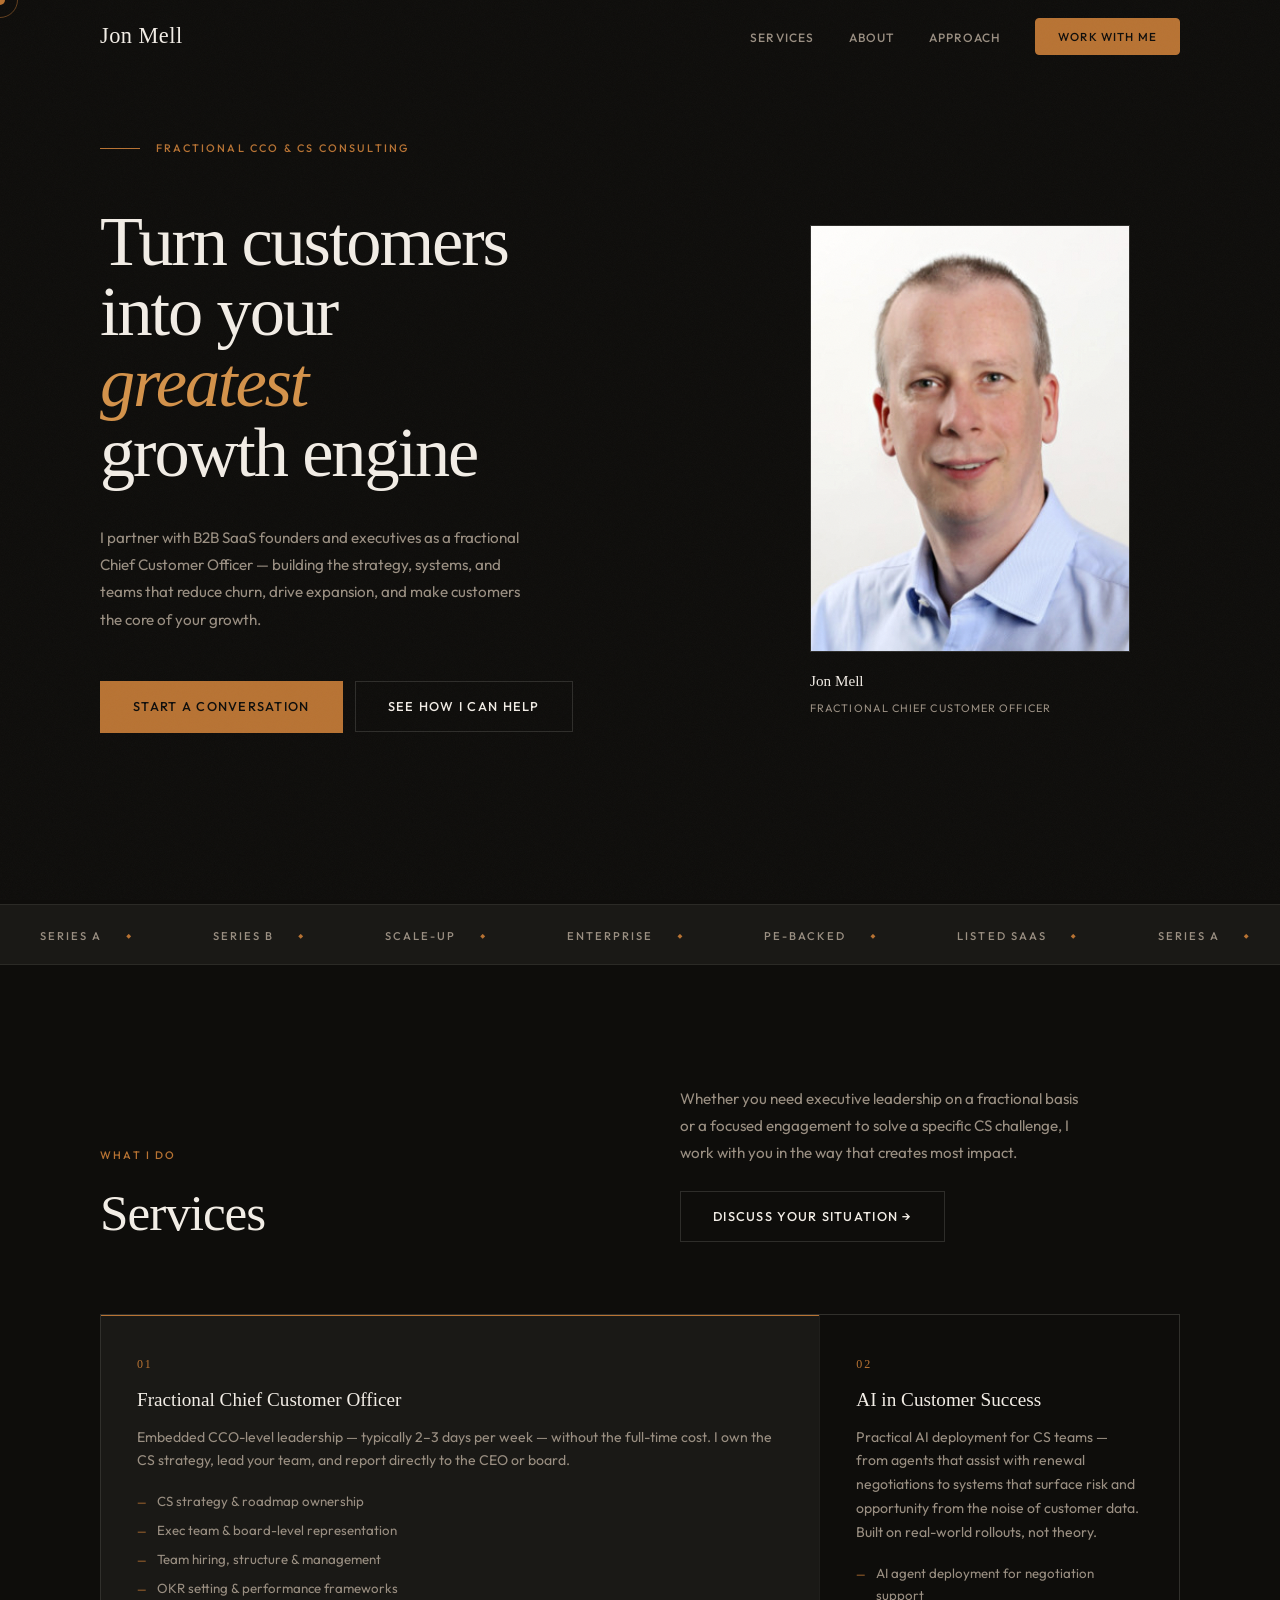
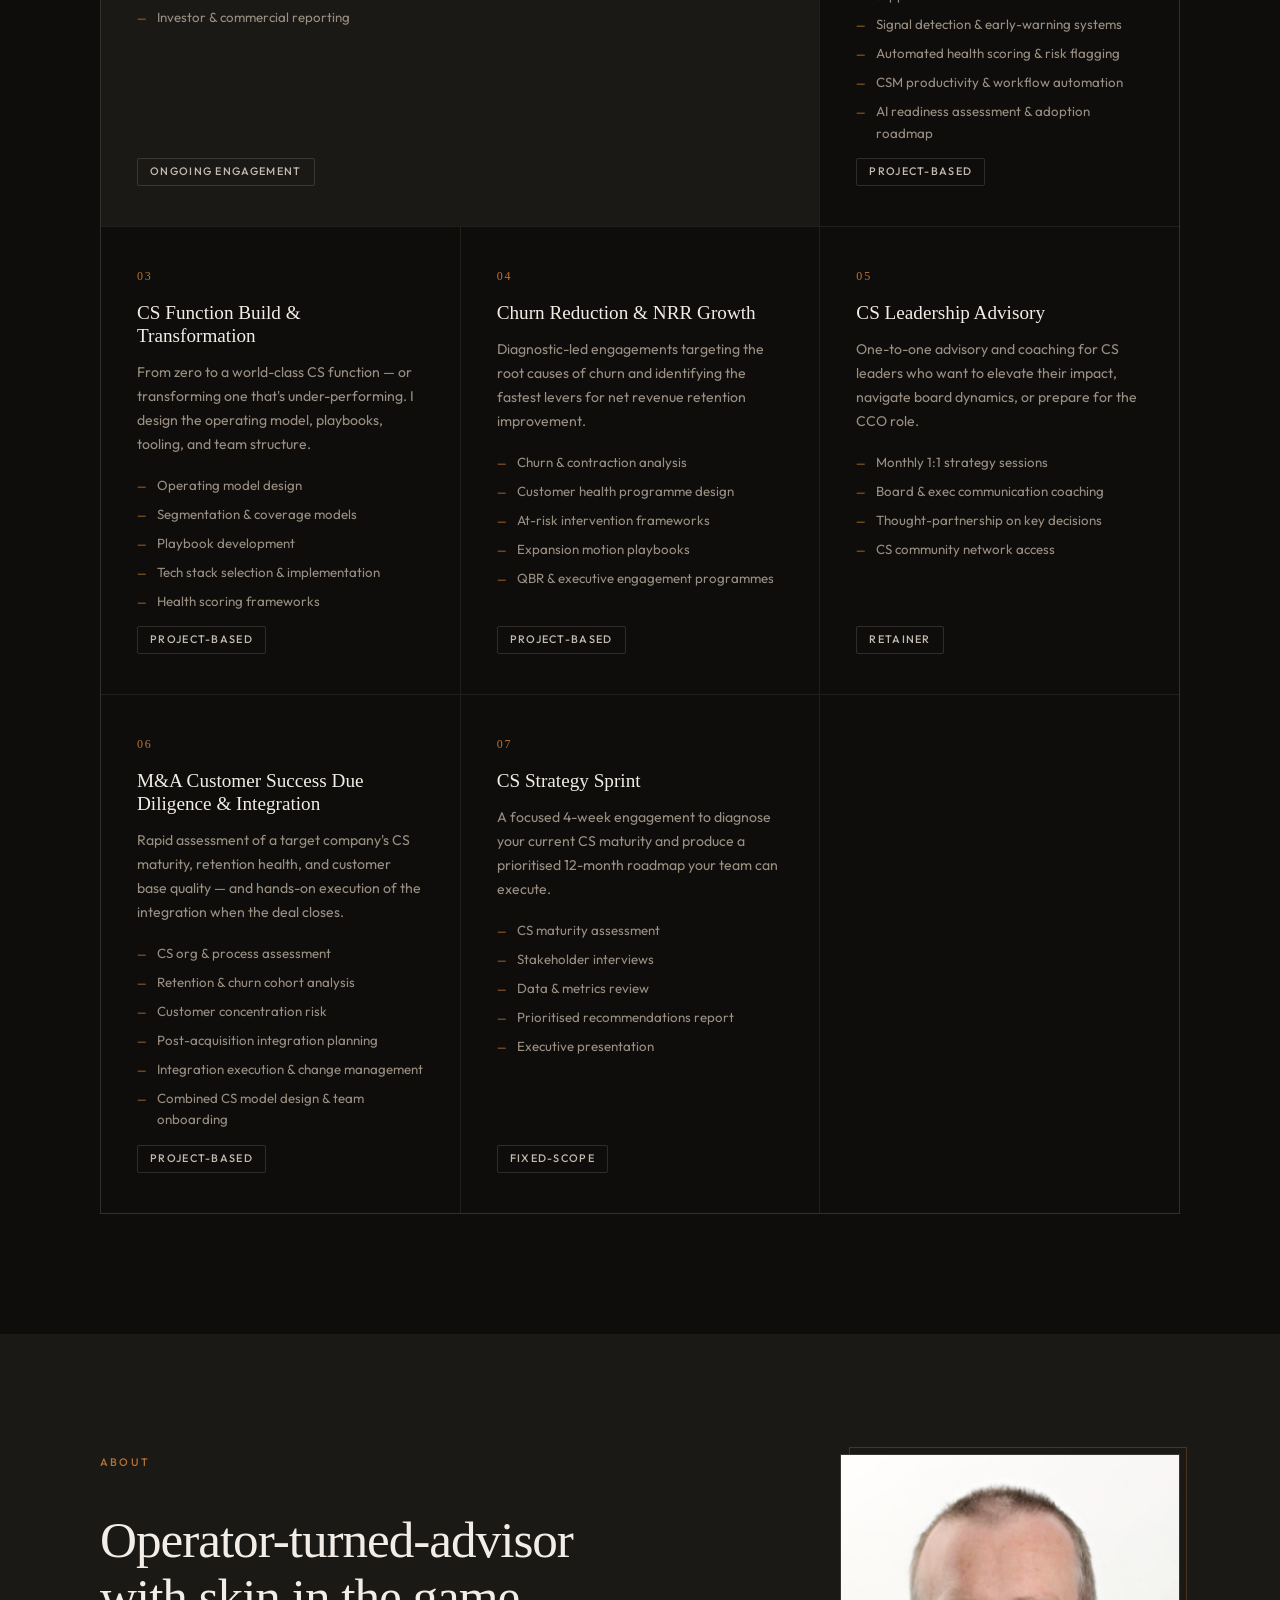
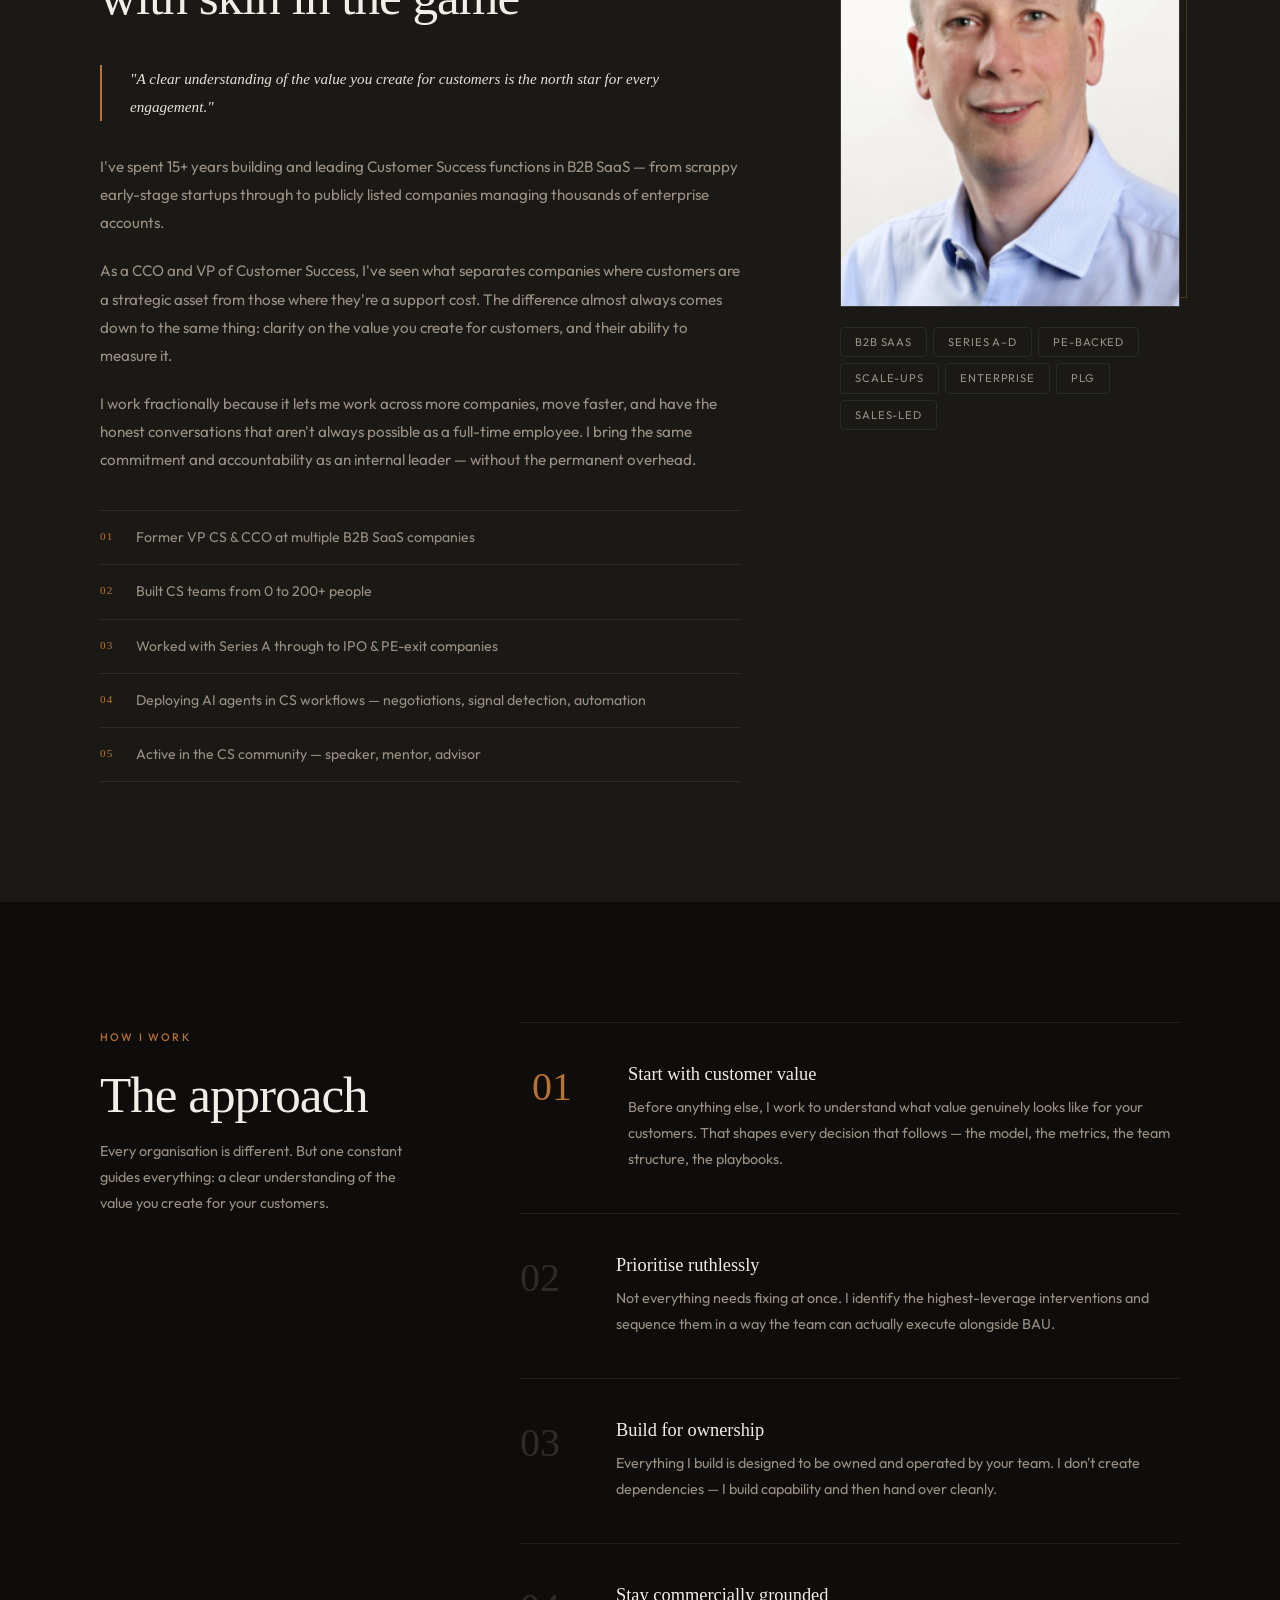
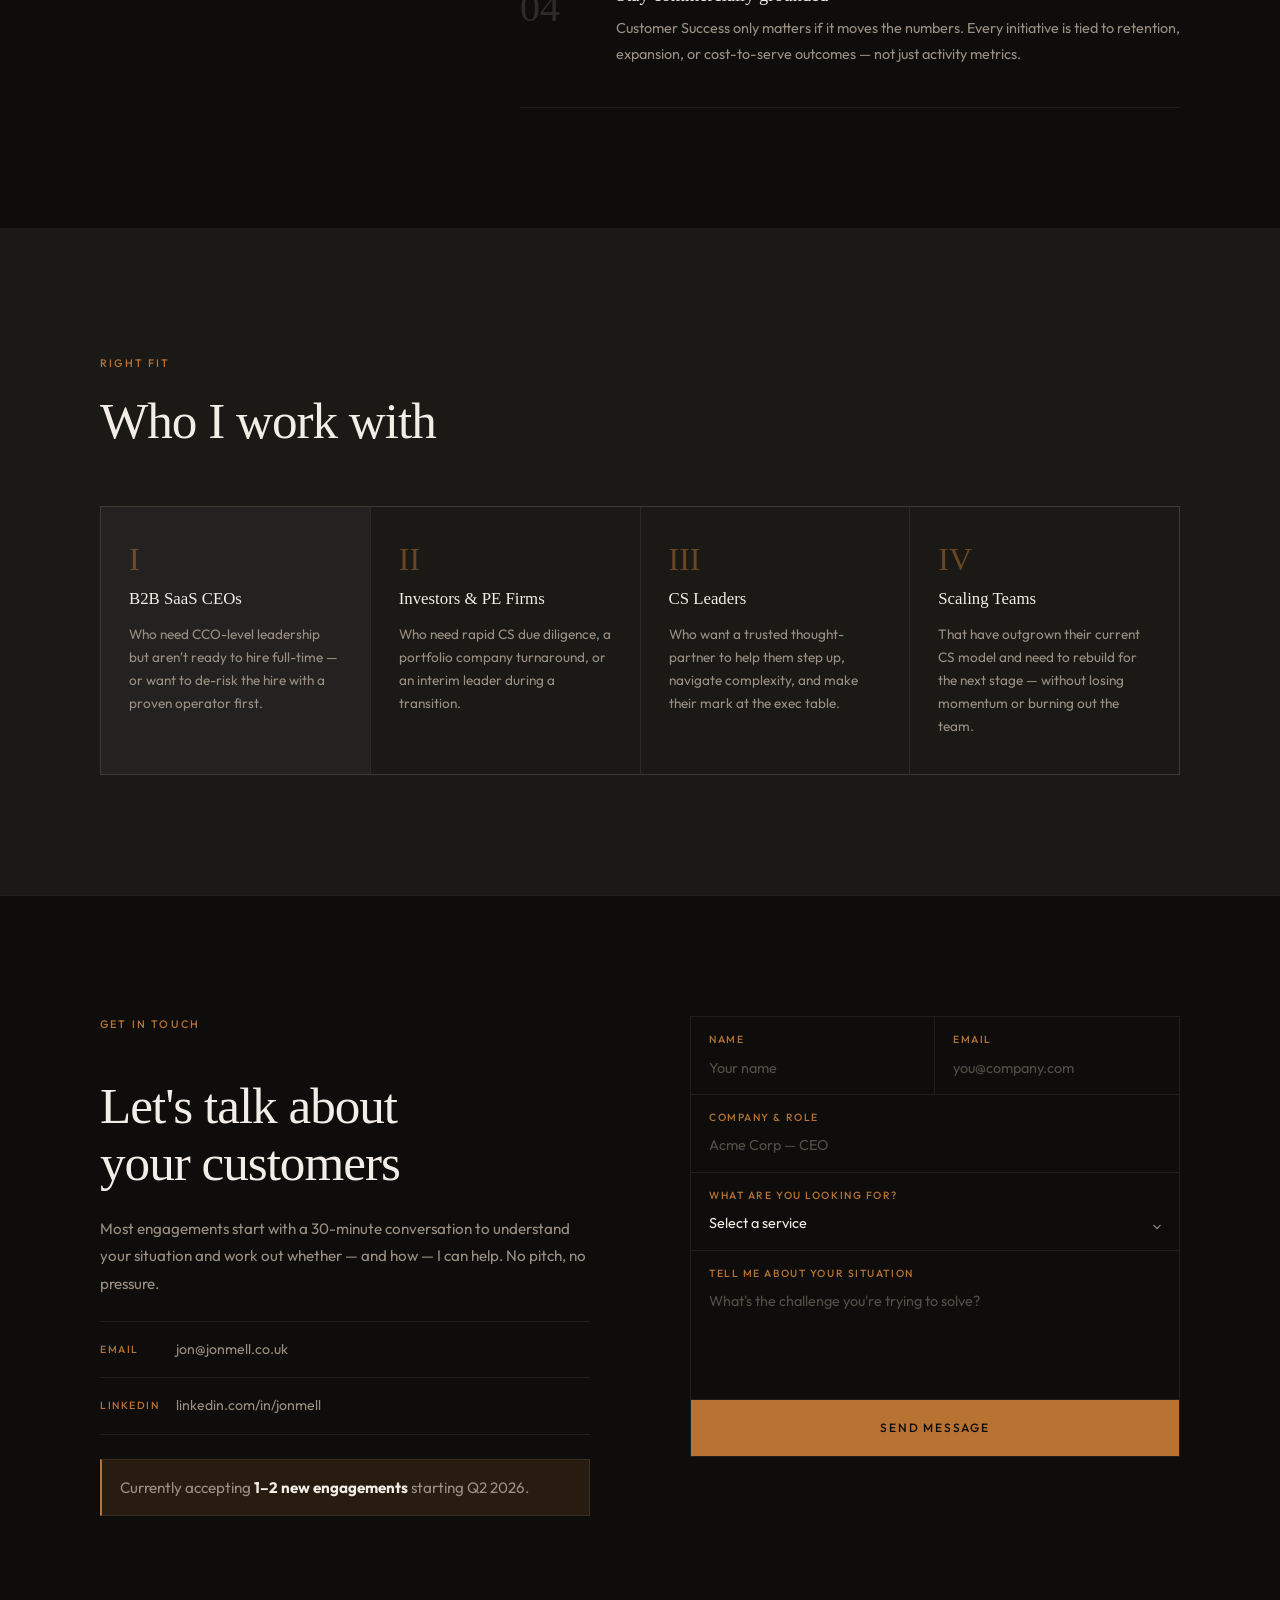
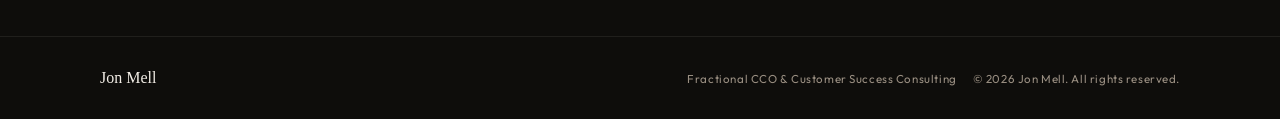
<file: index.html>
<!DOCTYPE html>
<html lang="en">
<head>
<meta charset="UTF-8" />
<meta name="viewport" content="width=device-width, initial-scale=1.0" />
<title>Jon Mell — Fractional CCO & Customer Success Consulting</title>
<meta name="description" content="Fractional Chief Customer Officer and Customer Success consulting. Helping B2B SaaS companies build, scale, and optimise customer success functions that retain and grow revenue." />

<!-- ── Favicon ──────────────────────────────────────────── -->
<link rel="icon" type="image/svg+xml" href="favicon.svg" />

<!-- ── Canonical ────────────────────────────────────────── -->
<link rel="canonical" href="https://jonmell.co.uk/" />

<!-- ── Open Graph ───────────────────────────────────────── -->
<meta property="og:type"        content="website" />
<meta property="og:url"         content="https://jonmell.co.uk/" />
<meta property="og:title"       content="Jon Mell — Fractional CCO & Customer Success Consulting" />
<meta property="og:description" content="Fractional Chief Customer Officer and Customer Success consulting. Helping B2B SaaS companies build, scale, and optimise customer success functions that retain and grow revenue." />
<meta property="og:image"       content="https://jonmell.co.uk/headshot.jpg" />
<meta property="og:locale"      content="en_GB" />

<!-- ── Twitter / X Card ─────────────────────────────────── -->
<meta name="twitter:card"        content="summary_large_image" />
<meta name="twitter:title"       content="Jon Mell — Fractional CCO & Customer Success Consulting" />
<meta name="twitter:description" content="Fractional Chief Customer Officer and Customer Success consulting. Helping B2B SaaS companies build, scale, and optimise customer success functions that retain and grow revenue." />
<meta name="twitter:image"       content="https://jonmell.co.uk/headshot.jpg" />

<!-- ── Structured data (Person + ProfessionalService) ───── -->
<script type="application/ld+json">
{
  "@context": "https://schema.org",
  "@graph": [
    {
      "@type": "Person",
      "@id": "https://jonmell.co.uk/#jon",
      "name": "Jon Mell",
      "jobTitle": "Fractional Chief Customer Officer",
      "url": "https://jonmell.co.uk/",
      "image": "https://jonmell.co.uk/headshot.jpg",
      "email": "jon@jonmell.co.uk",
      "sameAs": ["https://www.linkedin.com/in/jonmell"]
    },
    {
      "@type": "ProfessionalService",
      "@id": "https://jonmell.co.uk/#service",
      "name": "Jon Mell — Fractional CCO & Customer Success Consulting",
      "url": "https://jonmell.co.uk/",
      "description": "Fractional Chief Customer Officer and Customer Success consulting for B2B SaaS companies.",
      "founder": { "@id": "https://jonmell.co.uk/#jon" },
      "areaServed": "GB",
      "email": "jon@jonmell.co.uk",
      "knowsAbout": ["Customer Success","Chief Customer Officer","SaaS","Churn Reduction","Net Revenue Retention","B2B SaaS"]
    }
  ]
}
</script>

<link rel="preconnect" href="https://fonts.googleapis.com" />
<link rel="preconnect" href="https://fonts.gstatic.com" crossorigin />
<link href="https://fonts.googleapis.com/css2?family=Cormorant+Garant:ital,wght@0,300;0,400;0,500;0,600;0,700;1,300;1,400;1,500&family=Outfit:wght@300;400;500;600&display=swap" rel="stylesheet" />
<style>

/* ── TOKENS ──────────────────────────────────────────────── */
:root {
  --ink:        #0e0d0b;
  --ink-2:      #1a1916;
  --ink-3:      #242220;
  --parchment:  #f2ede6;
  --parchment-2:#e8e1d8;
  --warm-mid:   #9a8f82;
  --warm-faint: #c4bbb1;
  --copper:     #b87333;
  --copper-lt:  #d4924a;
  --copper-dim: rgba(184,115,51,0.15);
  --rule:       rgba(242,237,230,0.08);
  --rule-2:     rgba(242,237,230,0.14);
  --radius:     4px;
  --radius-lg:  8px;
  --max-w:      1160px;
  --gap:        120px;
  --ease:       cubic-bezier(0.4,0,0.2,1);
}

/* ── RESET ───────────────────────────────────────────────── */
*, *::before, *::after { box-sizing: border-box; margin: 0; padding: 0; }
html { scroll-behavior: smooth; font-size: 16px; }
body {
  background: var(--ink);
  color: var(--parchment);
  font-family: 'Outfit', system-ui, sans-serif;
  font-weight: 400;
  line-height: 1.65;
  -webkit-font-smoothing: antialiased;
  overflow-x: hidden;
  cursor: none;
}
a { color: inherit; text-decoration: none; }
ul { list-style: none; }
img { max-width: 100%; display: block; }
button { cursor: none; border: none; background: none; font: inherit; }

/* ── GRAIN OVERLAY ───────────────────────────────────────── */
body::after {
  content: '';
  position: fixed;
  inset: 0;
  pointer-events: none;
  z-index: 9999;
  opacity: 0.032;
  background-image: url("data:image/svg+xml,%3Csvg viewBox='0 0 256 256' xmlns='http://www.w3.org/2000/svg'%3E%3Cfilter id='noise'%3E%3CfeTurbulence type='fractalNoise' baseFrequency='0.9' numOctaves='4' stitchTiles='stitch'/%3E%3C/filter%3E%3Crect width='100%25' height='100%25' filter='url(%23noise)'/%3E%3C/svg%3E");
  background-size: 180px 180px;
}

/* ── CUSTOM CURSOR ───────────────────────────────────────── */
.cursor {
  position: fixed;
  top: 0; left: 0;
  width: 10px; height: 10px;
  background: var(--copper);
  border-radius: 50%;
  pointer-events: none;
  z-index: 10000;
  transform: translate(-50%, -50%);
  transition: width 0.2s var(--ease), height 0.2s var(--ease), opacity 0.2s;
}
.cursor-ring {
  position: fixed;
  top: 0; left: 0;
  width: 36px; height: 36px;
  border: 1px solid rgba(184,115,51,0.5);
  border-radius: 50%;
  pointer-events: none;
  z-index: 9999;
  transform: translate(-50%, -50%);
  transition: width 0.4s var(--ease), height 0.4s var(--ease), transform 0.08s linear, opacity 0.3s;
}

/* ── LAYOUT ──────────────────────────────────────────────── */
.container {
  max-width: var(--max-w);
  margin: 0 auto;
  padding: 0 40px;
}
.section { padding: var(--gap) 0; }

/* ── TYPOGRAPHY ──────────────────────────────────────────── */
.display {
  font-family: 'Cormorant Garant', Georgia, serif;
  font-weight: 300;
  line-height: 1.05;
  letter-spacing: -0.02em;
}
h2 {
  font-family: 'Cormorant Garant', Georgia, serif;
  font-weight: 400;
  font-size: clamp(2rem, 4vw, 3.25rem);
  line-height: 1.1;
  letter-spacing: -0.02em;
  color: var(--parchment);
}
h3 {
  font-family: 'Cormorant Garant', Georgia, serif;
  font-weight: 500;
  font-size: 1.35rem;
  line-height: 1.2;
  color: var(--parchment);
}
p { color: var(--warm-mid); }

.section-tag {
  display: inline-block;
  font-size: 0.68rem;
  font-weight: 500;
  letter-spacing: 0.2em;
  text-transform: uppercase;
  color: var(--copper);
  margin-bottom: 20px;
}

/* ── BUTTONS ─────────────────────────────────────────────── */
.btn {
  display: inline-flex;
  align-items: center;
  gap: 10px;
  padding: 14px 32px;
  font-size: 0.8rem;
  font-weight: 500;
  letter-spacing: 0.1em;
  text-transform: uppercase;
  transition: all 0.3s var(--ease);
  white-space: nowrap;
  cursor: none;
}
.btn-primary {
  background: var(--copper);
  color: var(--ink);
  border: 1px solid var(--copper);
}
.btn-primary:hover {
  background: var(--copper-lt);
  border-color: var(--copper-lt);
  transform: translateY(-1px);
}
.btn-outline {
  background: transparent;
  color: var(--parchment);
  border: 1px solid var(--rule-2);
}
.btn-outline:hover {
  border-color: var(--copper);
  color: var(--copper);
}

/* ── NAV ─────────────────────────────────────────────────── */
.nav-wrapper {
  position: fixed;
  top: 0; left: 0; right: 0;
  z-index: 100;
  transition: background 0.3s var(--ease), border-color 0.3s;
}
.nav-wrapper.scrolled {
  background: rgba(14,13,11,0.92);
  backdrop-filter: blur(20px);
  border-bottom: 1px solid var(--rule);
}
.nav {
  display: flex;
  align-items: center;
  height: 72px;
}
.nav-logo {
  font-family: 'Cormorant Garant', serif;
  font-size: 1.4rem;
  font-weight: 500;
  letter-spacing: 0.02em;
  color: var(--parchment);
  margin-right: auto;
}
.nav-links {
  display: flex;
  align-items: center;
  gap: 2px;
}
.nav-links a {
  padding: 6px 16px;
  font-size: 0.75rem;
  font-weight: 500;
  letter-spacing: 0.1em;
  text-transform: uppercase;
  color: var(--warm-mid);
  border-radius: var(--radius);
  transition: color 0.2s;
}
.nav-links a:hover { color: var(--parchment); }
.nav-links .btn { margin-left: 16px; padding: 8px 22px; font-size: 0.72rem; }
.nav-links .btn-primary { color: var(--ink); }
.nav-links .btn-primary:hover { color: var(--ink); }

.nav-burger {
  display: none;
  flex-direction: column;
  gap: 5px;
  padding: 8px;
  cursor: none;
}
.nav-burger span {
  display: block;
  width: 22px;
  height: 1px;
  background: var(--parchment);
  border-radius: 1px;
  transition: all 0.3s var(--ease);
}

/* ── HERO ────────────────────────────────────────────────── */
.hero {
  min-height: 100svh;
  position: relative;
  overflow: hidden;
  display: flex;
  align-items: center;
}

.hero-inner {
  max-width: var(--max-w);
  margin: 0 auto;
  padding: 0 40px;
  width: 100%;
  display: grid;
  grid-template-columns: 1fr 420px;
  gap: 0;
  align-items: center;
}

.hero-left {
  display: flex;
  flex-direction: column;
  justify-content: center;
  padding: 140px 60px 100px 0;
  position: relative;
  z-index: 2;
}

.hero-eyebrow {
  display: flex;
  align-items: center;
  gap: 16px;
  margin-bottom: 48px;
  opacity: 0;
  animation: fadeUp 0.9s 0.1s var(--ease) forwards;
}
.hero-eyebrow-line {
  width: 40px;
  height: 1px;
  background: var(--copper);
}
.hero-eyebrow-text {
  font-size: 0.68rem;
  font-weight: 500;
  letter-spacing: 0.2em;
  text-transform: uppercase;
  color: var(--copper);
}

.hero-headline {
  font-family: 'Cormorant Garant', Georgia, serif;
  font-size: clamp(3rem, 5.5vw, 5.5rem);
  font-weight: 300;
  line-height: 1.0;
  letter-spacing: -0.03em;
  color: var(--parchment);
  margin-bottom: 36px;
  opacity: 0;
  animation: fadeUp 0.9s 0.25s var(--ease) forwards;
}
.hero-headline em {
  font-style: italic;
  font-weight: 300;
  color: var(--copper-lt);
}

.hero-sub {
  font-size: 0.95rem;
  line-height: 1.8;
  color: var(--warm-mid);
  max-width: 440px;
  margin-bottom: 48px;
  opacity: 0;
  animation: fadeUp 0.9s 0.4s var(--ease) forwards;
}

.hero-actions {
  display: flex;
  gap: 12px;
  margin-bottom: 72px;
  opacity: 0;
  animation: fadeUp 0.9s 0.55s var(--ease) forwards;
}


.hero-right {
  display: flex;
  align-items: center;
  justify-content: center;
  padding: 140px 0 100px 0;
  opacity: 0;
  animation: fadeIn 1s 0.5s ease forwards;
}

.hero-portrait-wrap {
  display: flex;
  flex-direction: column;
  gap: 16px;
  width: 100%;
  max-width: 320px;
}

.hero-portrait {
  width: 100%;
  aspect-ratio: 3 / 4;
  object-fit: cover;
  object-position: center 10%;
  filter: grayscale(15%) contrast(1.05);
  display: block;
  border: 1px solid var(--rule-2);
}

.hero-caption {
  text-align: left;
  opacity: 0;
  animation: fadeUp 0.8s 1.1s ease forwards;
}
.hero-caption strong {
  display: block;
  font-family: 'Cormorant Garant', serif;
  font-size: 0.95rem;
  font-weight: 500;
  color: var(--parchment);
}
.hero-caption span {
  font-size: 0.68rem;
  letter-spacing: 0.1em;
  text-transform: uppercase;
  color: var(--warm-mid);
}

/* ── MARQUEE STRIP ───────────────────────────────────────── */
.strip {
  border-top: 1px solid var(--rule);
  border-bottom: 1px solid var(--rule);
  background: var(--ink-2);
  padding: 16px 0;
  overflow: hidden;
  white-space: nowrap;
}
.strip-track {
  display: inline-flex;
  gap: 0;
  animation: marquee 24s linear infinite;
}
.strip-item {
  display: inline-flex;
  align-items: center;
  gap: 24px;
  padding: 0 40px;
  font-size: 0.7rem;
  font-weight: 500;
  letter-spacing: 0.18em;
  text-transform: uppercase;
  color: var(--warm-mid);
}
.strip-item::after {
  content: '◆';
  font-size: 0.4rem;
  color: var(--copper);
}
@keyframes marquee {
  from { transform: translateX(0); }
  to   { transform: translateX(-50%); }
}

/* ── SERVICES ────────────────────────────────────────────── */
.services { background: var(--ink); }

.services-header {
  display: grid;
  grid-template-columns: 1fr 1fr;
  gap: 80px;
  align-items: end;
  margin-bottom: 72px;
}
.services-header-right {
  display: flex;
  flex-direction: column;
  gap: 24px;
  align-items: flex-start;
  justify-content: flex-end;
}
.services-header p {
  font-size: 0.95rem;
  line-height: 1.8;
  max-width: 400px;
}

.services-grid {
  display: grid;
  grid-template-columns: repeat(3, 1fr);
  gap: 1px;
  background: var(--rule);
  border: 1px solid var(--rule);
}
.services-grid::after {
  content: '';
  background: var(--ink);
}

.service-card {
  background: var(--ink);
  padding: 40px 36px;
  display: flex;
  flex-direction: column;
  gap: 14px;
  transition: background 0.3s var(--ease);
  position: relative;
  overflow: hidden;
}
.service-card::before {
  content: '';
  position: absolute;
  top: 0; left: 0; right: 0;
  height: 1px;
  background: var(--copper);
  transform: scaleX(0);
  transform-origin: left;
  transition: transform 0.4s var(--ease);
}
.service-card:hover { background: var(--ink-2); }
.service-card:hover::before { transform: scaleX(1); }

.service-card--featured {
  grid-column: span 2;
}

/* Initial highlighted state — cleared by JS on first card interaction */
.service-card--init {
  background: var(--ink-2);
}
.service-card--init::before {
  transform: scaleX(1);
}


.service-num {
  font-family: 'Cormorant Garant', serif;
  font-size: 0.75rem;
  font-weight: 500;
  letter-spacing: 0.15em;
  color: var(--copper);
}
.service-card h3 { font-size: 1.2rem; }
.service-card p { font-size: 0.88rem; line-height: 1.7; }

.service-list {
  display: flex;
  flex-direction: column;
  gap: 7px;
  margin-top: 4px;
}
.service-list li {
  display: flex;
  align-items: baseline;
  gap: 10px;
  font-size: 0.83rem;
  color: var(--warm-mid);
}
.service-list li::before {
  content: '—';
  color: var(--copper);
  font-size: 0.7rem;
  flex-shrink: 0;
}

.service-tag {
  display: inline-block;
  padding: 4px 12px;
  border: 1px solid var(--rule-2);
  border-radius: 2px;
  font-size: 0.68rem;
  font-weight: 500;
  letter-spacing: 0.12em;
  text-transform: uppercase;
  color: var(--warm-faint);
  margin-top: auto;
  width: fit-content;
}

/* ── ABOUT ───────────────────────────────────────────────── */
.about { background: var(--ink-2); }

.about-inner {
  display: grid;
  grid-template-columns: 1fr 340px;
  gap: 100px;
  align-items: start;
}

.about-content { display: flex; flex-direction: column; gap: 20px; }
.about-content h2 { margin-bottom: 8px; }
.about-content p { font-size: 0.95rem; line-height: 1.85; }

.about-pull {
  font-family: 'Cormorant Garant', serif;
  font-size: clamp(1.3rem, 2vw, 1.65rem);
  font-weight: 300;
  font-style: italic;
  line-height: 1.5;
  color: var(--parchment-2);
  border-left: 2px solid var(--copper);
  padding-left: 28px;
  margin: 12px 0;
}

.about-creds {
  display: flex;
  flex-direction: column;
  gap: 0;
  margin-top: 16px;
  border-top: 1px solid var(--rule);
}
.cred {
  display: flex;
  align-items: flex-start;
  gap: 16px;
  padding: 16px 0;
  border-bottom: 1px solid var(--rule);
  font-size: 0.88rem;
  color: var(--warm-mid);
  line-height: 1.5;
}
.cred-num {
  font-family: 'Cormorant Garant', serif;
  font-size: 0.7rem;
  font-weight: 500;
  letter-spacing: 0.1em;
  color: var(--copper);
  flex-shrink: 0;
  padding-top: 1px;
  min-width: 20px;
}

.about-visual {
  position: sticky;
  top: 100px;
  display: flex;
  flex-direction: column;
  gap: 20px;
}

.about-portrait-wrap {
  position: relative;
  border: 1px solid var(--rule-2);
}
.about-portrait-wrap::before {
  content: '';
  position: absolute;
  top: -8px; right: -8px;
  bottom: 8px; left: 8px;
  border: 1px solid var(--copper);
  opacity: 0.3;
  pointer-events: none;
  z-index: 0;
}
.about-portrait {
  width: 100%;
  aspect-ratio: 3/4;
  object-fit: cover;
  object-position: center 10%;
  display: block;
  filter: grayscale(15%) contrast(1.05);
  position: relative;
  z-index: 1;
}

.about-tags {
  display: flex;
  flex-wrap: wrap;
  gap: 6px;
}
.about-tags span {
  padding: 5px 14px;
  border: 1px solid var(--rule);
  font-size: 0.7rem;
  font-weight: 400;
  letter-spacing: 0.08em;
  text-transform: uppercase;
  color: var(--warm-mid);
  border-radius: var(--radius);
}

/* ── APPROACH ────────────────────────────────────────────── */
.approach { background: var(--ink); }

.approach-inner {
  display: grid;
  grid-template-columns: 320px 1fr;
  gap: 100px;
  align-items: start;
}

.approach-left {
  position: sticky;
  top: 100px;
}
.approach-left h2 { margin-bottom: 16px; }
.approach-left p { font-size: 0.9rem; line-height: 1.8; }

.approach-steps {
  display: flex;
  flex-direction: column;
  gap: 0;
  border-top: 1px solid var(--rule);
}

.step {
  display: grid;
  grid-template-columns: 64px 1fr;
  gap: 32px;
  padding: 40px 0;
  border-bottom: 1px solid var(--rule);
  transition: padding-left 0.3s var(--ease);
}
.step:hover { padding-left: 12px; }
.step--init { padding-left: 12px; }
.step--init .step-num { color: var(--copper); }

.step-num {
  font-family: 'Cormorant Garant', serif;
  font-size: 2.5rem;
  font-weight: 300;
  color: var(--rule-2);
  line-height: 1;
  padding-top: 4px;
  transition: color 0.3s;
}
.step:hover .step-num { color: var(--copper); }

.step-body h3 { font-size: 1.15rem; margin-bottom: 10px; }
.step-body p  { font-size: 0.9rem; line-height: 1.8; }

/* ── FOR WHO ─────────────────────────────────────────────── */
.forwho { background: var(--ink-2); }

.forwho-grid {
  display: grid;
  grid-template-columns: repeat(4, 1fr);
  gap: 1px;
  background: var(--rule);
  border: 1px solid var(--rule);
  margin-top: 56px;
}

.forwho-card {
  background: var(--ink-2);
  padding: 36px 28px;
  display: flex;
  flex-direction: column;
  gap: 14px;
  transition: background 0.3s;
}
.forwho-card:hover { background: var(--ink-3); }
.forwho-card--init { background: var(--ink-3); }
.forwho-card-num {
  font-family: 'Cormorant Garant', serif;
  font-size: 2rem;
  font-weight: 300;
  color: var(--copper);
  opacity: 0.5;
  line-height: 1;
}
.forwho-card h3 { font-size: 1.05rem; }
.forwho-card p  { font-size: 0.85rem; line-height: 1.7; }

/* ── CONTACT ─────────────────────────────────────────────── */
.contact {
  background: var(--ink);
  border-top: 1px solid var(--rule);
}

.contact-inner {
  display: grid;
  grid-template-columns: 1fr 1fr;
  gap: 100px;
  align-items: start;
}

.contact-content { display: flex; flex-direction: column; gap: 24px; }
.contact-content h2 { margin-bottom: 0; }
.contact-content > p { font-size: 0.95rem; line-height: 1.8; }

.contact-details {
  display: flex;
  flex-direction: column;
  gap: 0;
  border-top: 1px solid var(--rule);
}
.contact-link {
  display: flex;
  align-items: center;
  gap: 16px;
  padding: 16px 0;
  border-bottom: 1px solid var(--rule);
  font-size: 0.88rem;
  color: var(--warm-mid);
  transition: color 0.2s;
}
.contact-link:hover { color: var(--parchment); }
.contact-link-label {
  font-size: 0.65rem;
  font-weight: 500;
  letter-spacing: 0.15em;
  text-transform: uppercase;
  color: var(--copper);
  min-width: 60px;
}

.contact-note {
  font-size: 0.8rem;
  color: var(--warm-mid);
  padding: 14px 18px;
  border: 1px solid var(--rule);
  border-left: 2px solid var(--copper);
  background: var(--copper-dim);
}
.contact-note strong { color: var(--parchment); }

/* Form */
.contact-form {
  display: flex;
  flex-direction: column;
  gap: 0;
  border: 1px solid var(--rule);
}

.form-row {
  display: grid;
  grid-template-columns: 1fr 1fr;
}

.form-group {
  display: flex;
  flex-direction: column;
  border-bottom: 1px solid var(--rule);
  border-right: 1px solid var(--rule);
  transition: background 0.2s;
}
.form-group:focus-within { background: var(--ink-2); }
.form-group:last-of-type { border-right: none; }

.form-group label {
  font-size: 0.65rem;
  font-weight: 500;
  letter-spacing: 0.15em;
  text-transform: uppercase;
  color: var(--copper);
  padding: 14px 18px 0;
}

.contact-form input,
.contact-form select,
.contact-form textarea {
  width: 100%;
  padding: 8px 18px 14px;
  background: transparent;
  border: none;
  color: var(--parchment);
  font: inherit;
  font-size: 0.9rem;
  outline: none;
  -webkit-appearance: none;
  appearance: none;
}
.contact-form input::placeholder,
.contact-form textarea::placeholder { color: var(--warm-mid); opacity: 0.5; }
.contact-form select option { background: var(--ink-2); }
.contact-form select {
  background-image: url("data:image/svg+xml,%3csvg xmlns='http://www.w3.org/2000/svg' fill='none' viewBox='0 0 20 20'%3e%3cpath stroke='%239a8f82' stroke-linecap='round' stroke-linejoin='round' stroke-width='1.5' d='M6 8l4 4 4-4'/%3e%3c/svg%3e");
  background-repeat: no-repeat;
  background-position: right 14px center;
  background-size: 16px;
  padding-right: 40px;
  cursor: none;
}
.contact-form textarea { resize: none; min-height: 110px; }

.form-full {
  grid-column: span 2;
  border-right: none;
}

.form-submit {
  grid-column: span 2;
  border-right: none;
  border-bottom: none;
  padding: 0;
}
.form-submit .btn {
  width: 100%;
  justify-content: center;
  padding: 18px;
  border-radius: 0;
  border: none;
  font-size: 0.75rem;
  letter-spacing: 0.15em;
}

.form-success {
  padding: 20px;
  text-align: center;
  font-size: 0.85rem;
  color: var(--copper-lt);
  letter-spacing: 0.05em;
  display: none;
}

/* ── FOOTER ──────────────────────────────────────────────── */
.footer {
  border-top: 1px solid var(--rule);
  padding: 28px 0;
  background: var(--ink);
}
.footer-inner {
  display: flex;
  align-items: center;
  gap: 16px;
}
.footer-logo {
  font-family: 'Cormorant Garant', serif;
  font-size: 1rem;
  font-weight: 500;
  color: var(--parchment);
  margin-right: auto;
}
.footer-copy {
  font-size: 0.72rem;
  color: var(--warm-mid);
  letter-spacing: 0.05em;
}

/* ── REVEAL ANIMATIONS ───────────────────────────────────── */
.reveal {
  opacity: 0;
  transform: translateY(24px);
  transition: opacity 0.7s var(--ease), transform 0.7s var(--ease);
}
.reveal.visible { opacity: 1; transform: none; }

@keyframes fadeUp {
  from { opacity: 0; transform: translateY(20px); }
  to   { opacity: 1; transform: translateY(0); }
}
@keyframes fadeIn {
  from { opacity: 0; }
  to   { opacity: 1; }
}

/* ── RESPONSIVE ──────────────────────────────────────────── */
@media (max-width: 1024px) {
  .hero { min-height: auto; }
  .hero-inner { grid-template-columns: 1fr; }
  .hero-left { padding: 120px 0 40px; }
  .hero-right { padding: 0 0 60px; justify-content: flex-start; }
  .hero-portrait-wrap { max-width: 260px; }
  .services-grid { grid-template-columns: 1fr 1fr; }
  .service-card--featured { grid-column: span 2; }
  .about-inner { grid-template-columns: 1fr; }
  .about-visual { position: static; flex-direction: row; flex-wrap: wrap; align-items: flex-start; }
  .about-portrait-wrap { width: 240px; }
  .approach-inner { grid-template-columns: 1fr; gap: 48px; }
  .approach-left { position: static; }
  .forwho-grid { grid-template-columns: repeat(2, 1fr); }
  .contact-inner { grid-template-columns: 1fr; gap: 60px; }
  .services-header { grid-template-columns: 1fr; gap: 32px; }
}

@media (max-width: 768px) {
  :root { --gap: 80px; }
  .container { padding: 0 24px; }

  .nav-links:not(.open) { display: none; }
  .nav-burger { display: flex; }
  .nav-links.open {
    display: flex;
    flex-direction: column;
    position: fixed;
    top: 72px; left: 0; right: 0;
    background: rgba(14,13,11,0.97);
    backdrop-filter: blur(20px);
    border-bottom: 1px solid var(--rule);
    padding: 24px;
    gap: 4px;
  }
  .nav-links.open a { padding: 10px 0; font-size: 0.82rem; }
  .nav-links.open .btn { margin-top: 8px; width: 100%; justify-content: center; }

  .hero-inner { padding: 0 24px; }
  .hero-left { padding: 100px 0 40px; }
  .hero-right { padding: 0 0 60px; }
  .hero-headline { font-size: clamp(2.5rem, 8vw, 3.5rem); }
  .hero-actions { flex-direction: column; }
  .services-grid { grid-template-columns: 1fr; }
  .service-card--featured { grid-column: span 1; }
  .forwho-grid { grid-template-columns: 1fr; }
  .form-row { grid-template-columns: 1fr; }
  .form-full, .form-submit { grid-column: span 1; }
  .form-group { border-right: none; }
  .footer-inner { flex-direction: column; text-align: center; gap: 8px; }
  .footer-logo { margin-right: 0; }
}

</style>
</head>
<body>

<div class="cursor" id="cursor"></div>
<div class="cursor-ring" id="cursorRing"></div>

<!-- ── NAV ─────────────────────────────────────────────── -->
<header class="nav-wrapper" id="nav">
  <nav class="nav container">
    <a href="#" class="nav-logo">Jon Mell</a>
    <ul class="nav-links">
      <li><a href="#services">Services</a></li>
      <li><a href="#about">About</a></li>
      <li><a href="#approach">Approach</a></li>
      <li><a href="#contact" class="btn btn-primary">Work with me</a></li>
    </ul>
    <button class="nav-burger" aria-label="Open menu" aria-expanded="false">
      <span></span><span></span><span></span>
    </button>
  </nav>
</header>

<!-- ── HERO ────────────────────────────────────────────── -->
<section class="hero" id="home">
  <div class="hero-inner">
  <div class="hero-left">
    <div class="hero-eyebrow">
      <div class="hero-eyebrow-line"></div>
      <span class="hero-eyebrow-text">Fractional CCO &amp; CS Consulting</span>
    </div>
    <h1 class="hero-headline display">
      Turn customers<br/>
      into your<br/>
      <em>greatest</em><br/>
      growth engine
    </h1>
    <p class="hero-sub">
      I partner with B2B SaaS founders and executives as a fractional Chief Customer Officer —
      building the strategy, systems, and teams that reduce churn, drive expansion, and make
      customers the core of your growth.
    </p>
    <div class="hero-actions">
      <a href="#contact" class="btn btn-primary">Start a conversation</a>
      <a href="#services" class="btn btn-outline">See how I can help</a>
    </div>
  </div>

  <div class="hero-right">
    <div class="hero-portrait-wrap">
      <img src="headshot.jpg" alt="Jon Mell" class="hero-portrait" />
      <div class="hero-caption">
        <strong>Jon Mell</strong>
        <span>Fractional Chief Customer Officer</span>
      </div>
    </div>
  </div>
  </div><!-- /.hero-inner -->
</section>

<!-- ── STRIP ────────────────────────────────────────────── -->
<div class="strip">
  <div class="strip-track">
    <span class="strip-item">Series A</span>
    <span class="strip-item">Series B</span>
    <span class="strip-item">Scale-up</span>
    <span class="strip-item">Enterprise</span>
    <span class="strip-item">PE-backed</span>
    <span class="strip-item">Listed SaaS</span>
    <span class="strip-item">Series A</span>
    <span class="strip-item">Series B</span>
    <span class="strip-item">Scale-up</span>
    <span class="strip-item">Enterprise</span>
    <span class="strip-item">PE-backed</span>
    <span class="strip-item">Listed SaaS</span>
    <span class="strip-item">Series A</span>
    <span class="strip-item">Series B</span>
    <span class="strip-item">Scale-up</span>
    <span class="strip-item">Enterprise</span>
    <span class="strip-item">PE-backed</span>
    <span class="strip-item">Listed SaaS</span>
  </div>
</div>

<!-- ── SERVICES ────────────────────────────────────────── -->
<section class="section services" id="services">
  <div class="container">
    <div class="services-header reveal">
      <div>
        <span class="section-tag">What I do</span>
        <h2>Services</h2>
      </div>
      <div class="services-header-right">
        <p>Whether you need executive leadership on a fractional basis or a focused engagement to solve a specific CS challenge, I work with you in the way that creates most impact.</p>
        <a href="#contact" class="btn btn-outline">Discuss your situation →</a>
      </div>
    </div>

    <div class="services-grid reveal">

      <div class="service-card service-card--featured service-card--init">
        <div class="service-num">01</div>
        <h3>Fractional Chief Customer Officer</h3>
        <p>Embedded CCO-level leadership — typically 2–3 days per week — without the full-time cost. I own the CS strategy, lead your team, and report directly to the CEO or board.</p>
        <ul class="service-list">
          <li>CS strategy &amp; roadmap ownership</li>
          <li>Exec team &amp; board-level representation</li>
          <li>Team hiring, structure &amp; management</li>
          <li>OKR setting &amp; performance frameworks</li>
          <li>Investor &amp; commercial reporting</li>
        </ul>
        <span class="service-tag">Ongoing engagement</span>
      </div>

      <div class="service-card">
        <div class="service-num">02</div>
        <h3>AI in Customer Success</h3>
        <p>Practical AI deployment for CS teams — from agents that assist with renewal negotiations to systems that surface risk and opportunity from the noise of customer data. Built on real-world rollouts, not theory.</p>
        <ul class="service-list">
          <li>AI agent deployment for negotiation support</li>
          <li>Signal detection &amp; early-warning systems</li>
          <li>Automated health scoring &amp; risk flagging</li>
          <li>CSM productivity &amp; workflow automation</li>
          <li>AI readiness assessment &amp; adoption roadmap</li>
        </ul>
        <span class="service-tag">Project-based</span>
      </div>

      <div class="service-card">
        <div class="service-num">03</div>
        <h3>CS Function Build &amp; Transformation</h3>
        <p>From zero to a world-class CS function — or transforming one that's under-performing. I design the operating model, playbooks, tooling, and team structure.</p>
        <ul class="service-list">
          <li>Operating model design</li>
          <li>Segmentation &amp; coverage models</li>
          <li>Playbook development</li>
          <li>Tech stack selection &amp; implementation</li>
          <li>Health scoring frameworks</li>
        </ul>
        <span class="service-tag">Project-based</span>
      </div>

      <div class="service-card">
        <div class="service-num">04</div>
        <h3>Churn Reduction &amp; NRR Growth</h3>
        <p>Diagnostic-led engagements targeting the root causes of churn and identifying the fastest levers for net revenue retention improvement.</p>
        <ul class="service-list">
          <li>Churn &amp; contraction analysis</li>
          <li>Customer health programme design</li>
          <li>At-risk intervention frameworks</li>
          <li>Expansion motion playbooks</li>
          <li>QBR &amp; executive engagement programmes</li>
        </ul>
        <span class="service-tag">Project-based</span>
      </div>

      <div class="service-card">
        <div class="service-num">05</div>
        <h3>CS Leadership Advisory</h3>
        <p>One-to-one advisory and coaching for CS leaders who want to elevate their impact, navigate board dynamics, or prepare for the CCO role.</p>
        <ul class="service-list">
          <li>Monthly 1:1 strategy sessions</li>
          <li>Board &amp; exec communication coaching</li>
          <li>Thought-partnership on key decisions</li>
          <li>CS community network access</li>
        </ul>
        <span class="service-tag">Retainer</span>
      </div>

      <div class="service-card">
        <div class="service-num">06</div>
        <h3>M&amp;A Customer Success Due Diligence &amp; Integration</h3>
        <p>Rapid assessment of a target company's CS maturity, retention health, and customer base quality — and hands-on execution of the integration when the deal closes.</p>
        <ul class="service-list">
          <li>CS org &amp; process assessment</li>
          <li>Retention &amp; churn cohort analysis</li>
          <li>Customer concentration risk</li>
          <li>Post-acquisition integration planning</li>
          <li>Integration execution &amp; change management</li>
          <li>Combined CS model design &amp; team onboarding</li>
        </ul>
        <span class="service-tag">Project-based</span>
      </div>

      <div class="service-card">
        <div class="service-num">07</div>
        <h3>CS Strategy Sprint</h3>
        <p>A focused 4-week engagement to diagnose your current CS maturity and produce a prioritised 12-month roadmap your team can execute.</p>
        <ul class="service-list">
          <li>CS maturity assessment</li>
          <li>Stakeholder interviews</li>
          <li>Data &amp; metrics review</li>
          <li>Prioritised recommendations report</li>
          <li>Executive presentation</li>
        </ul>
        <span class="service-tag">Fixed-scope</span>
      </div>

    </div>
  </div>
</section>

<!-- ── ABOUT ────────────────────────────────────────────── -->
<section class="section about" id="about">
  <div class="container about-inner">
    <div class="about-content reveal">
      <span class="section-tag">About</span>
      <h2>Operator-turned-advisor<br/>with skin in the game</h2>
      <p class="about-pull">
        "A clear understanding of the value you create for customers is the north star for every engagement."
      </p>
      <p>
        I've spent 15+ years building and leading Customer Success functions in B2B SaaS —
        from scrappy early-stage startups through to publicly listed companies managing
        thousands of enterprise accounts.
      </p>
      <p>
        As a CCO and VP of Customer Success, I've seen what separates companies where
        customers are a strategic asset from those where they're a support cost. The
        difference almost always comes down to the same thing: clarity on the value
        you create for customers, and their ability to measure it.
      </p>
      <p>
        I work fractionally because it lets me work across more companies, move faster,
        and have the honest conversations that aren't always possible as a full-time employee.
        I bring the same commitment and accountability as an internal leader — without the
        permanent overhead.
      </p>
      <div class="about-creds">
        <div class="cred">
          <span class="cred-num">01</span>
          <span>Former VP CS &amp; CCO at multiple B2B SaaS companies</span>
        </div>
        <div class="cred">
          <span class="cred-num">02</span>
          <span>Built CS teams from 0 to 200+ people</span>
        </div>
        <div class="cred">
          <span class="cred-num">03</span>
          <span>Worked with Series A through to IPO &amp; PE-exit companies</span>
        </div>
        <div class="cred">
          <span class="cred-num">04</span>
          <span>Deploying AI agents in CS workflows — negotiations, signal detection, automation</span>
        </div>
        <div class="cred">
          <span class="cred-num">05</span>
          <span>Active in the CS community — speaker, mentor, advisor</span>
        </div>
      </div>
    </div>

    <div class="about-visual reveal">
      <div class="about-portrait-wrap">
        <img src="headshot.jpg" alt="Jon Mell" class="about-portrait" />
      </div>
      <div class="about-tags">
        <span>B2B SaaS</span>
        <span>Series A–D</span>
        <span>PE-backed</span>
        <span>Scale-ups</span>
        <span>Enterprise</span>
        <span>PLG</span>
        <span>Sales-led</span>
      </div>
    </div>
  </div>
</section>

<!-- ── APPROACH ─────────────────────────────────────────── -->
<section class="section approach" id="approach">
  <div class="container approach-inner">
    <div class="approach-left reveal">
      <span class="section-tag">How I work</span>
      <h2>The approach</h2>
      <p>Every organisation is different. But one constant guides everything: a clear understanding of the value you create for your customers.</p>
    </div>
    <div class="approach-steps reveal">
      <div class="step step--init">
        <div class="step-num">01</div>
        <div class="step-body">
          <h3>Start with customer value</h3>
          <p>Before anything else, I work to understand what value genuinely looks like for your customers. That shapes every decision that follows — the model, the metrics, the team structure, the playbooks.</p>
        </div>
      </div>
      <div class="step">
        <div class="step-num">02</div>
        <div class="step-body">
          <h3>Prioritise ruthlessly</h3>
          <p>Not everything needs fixing at once. I identify the highest-leverage interventions and sequence them in a way the team can actually execute alongside BAU.</p>
        </div>
      </div>
      <div class="step">
        <div class="step-num">03</div>
        <div class="step-body">
          <h3>Build for ownership</h3>
          <p>Everything I build is designed to be owned and operated by your team. I don't create dependencies — I build capability and then hand over cleanly.</p>
        </div>
      </div>
      <div class="step">
        <div class="step-num">04</div>
        <div class="step-body">
          <h3>Stay commercially grounded</h3>
          <p>Customer Success only matters if it moves the numbers. Every initiative is tied to retention, expansion, or cost-to-serve outcomes — not just activity metrics.</p>
        </div>
      </div>
    </div>
  </div>
</section>

<!-- ── FOR WHO ───────────────────────────────────────────── -->
<section class="section forwho">
  <div class="container">
    <div class="reveal">
      <span class="section-tag">Right fit</span>
      <h2>Who I work with</h2>
    </div>
    <div class="forwho-grid reveal">
      <div class="forwho-card forwho-card--init">
        <div class="forwho-card-num">I</div>
        <h3>B2B SaaS CEOs</h3>
        <p>Who need CCO-level leadership but aren't ready to hire full-time — or want to de-risk the hire with a proven operator first.</p>
      </div>
      <div class="forwho-card">
        <div class="forwho-card-num">II</div>
        <h3>Investors &amp; PE Firms</h3>
        <p>Who need rapid CS due diligence, a portfolio company turnaround, or an interim leader during a transition.</p>
      </div>
      <div class="forwho-card">
        <div class="forwho-card-num">III</div>
        <h3>CS Leaders</h3>
        <p>Who want a trusted thought-partner to help them step up, navigate complexity, and make their mark at the exec table.</p>
      </div>
      <div class="forwho-card">
        <div class="forwho-card-num">IV</div>
        <h3>Scaling Teams</h3>
        <p>That have outgrown their current CS model and need to rebuild for the next stage — without losing momentum or burning out the team.</p>
      </div>
    </div>
  </div>
</section>

<!-- ── CONTACT ──────────────────────────────────────────── -->
<section class="section contact" id="contact">
  <div class="container contact-inner">
    <div class="contact-content reveal">
      <span class="section-tag">Get in touch</span>
      <h2>Let's talk about<br/>your customers</h2>
      <p>Most engagements start with a 30-minute conversation to understand your situation and work out whether — and how — I can help. No pitch, no pressure.</p>
      <div class="contact-details">
        <a href="mailto:jon@jonmell.co.uk" class="contact-link">
          <span class="contact-link-label">Email</span>
          jon@jonmell.co.uk
        </a>
        <a href="https://linkedin.com/in/jonmell" class="contact-link" target="_blank" rel="noopener">
          <span class="contact-link-label">LinkedIn</span>
          linkedin.com/in/jonmell
        </a>
      </div>
      <p class="contact-note">
        Currently accepting <strong>1–2 new engagements</strong> starting Q2 2026.
      </p>
    </div>

    <div class="reveal">
      <form class="contact-form" id="contactForm" novalidate>
        <div class="form-row">
          <div class="form-group">
            <label for="name">Name</label>
            <input type="text" id="name" name="name" placeholder="Your name" required />
          </div>
          <div class="form-group">
            <label for="email">Email</label>
            <input type="email" id="email" name="email" placeholder="you@company.com" required />
          </div>
        </div>
        <div class="form-row">
          <div class="form-group form-full">
            <label for="company">Company &amp; role</label>
            <input type="text" id="company" name="company" placeholder="Acme Corp — CEO" />
          </div>
        </div>
        <div class="form-row">
          <div class="form-group form-full">
            <label for="interest">What are you looking for?</label>
            <select id="interest" name="interest">
              <option value="">Select a service</option>
              <option>Fractional CCO</option>
              <option>AI in Customer Success</option>
              <option>CS Function Build &amp; Transformation</option>
              <option>Churn Reduction &amp; NRR Growth</option>
              <option>CS Leadership Advisory</option>
              <option>M&amp;A Due Diligence &amp; Integration</option>
              <option>CS Strategy Sprint</option>
              <option>Something else</option>
            </select>
          </div>
        </div>
        <div class="form-row">
          <div class="form-group form-full">
            <label for="message">Tell me about your situation</label>
            <textarea id="message" name="message" rows="4" placeholder="What's the challenge you're trying to solve?"></textarea>
          </div>
        </div>
        <div class="form-row">
          <div class="form-group form-submit">
            <button type="submit" class="btn btn-primary">Send message</button>
          </div>
        </div>
        <div class="form-success" id="formSuccess">
          Thanks — I'll be in touch within one business day.
        </div>
      </form>
    </div>
  </div>
</section>

<!-- ── FOOTER ───────────────────────────────────────────── -->
<footer class="footer">
  <div class="container footer-inner">
    <span class="footer-logo">Jon Mell</span>
    <span class="footer-copy">Fractional CCO &amp; Customer Success Consulting</span>
    <span class="footer-copy">&copy; 2026 Jon Mell. All rights reserved.</span>
  </div>
</footer>

<script>
/* ── Custom cursor ───────────────────────────────────────── */
const cursor = document.getElementById('cursor');
const ring   = document.getElementById('cursorRing');
let rx = 0, ry = 0, cx = 0, cy = 0;
document.addEventListener('mousemove', e => {
  cx = e.clientX; cy = e.clientY;
  cursor.style.left = cx + 'px';
  cursor.style.top  = cy + 'px';
});
function animateRing() {
  rx += (cx - rx) * 0.12;
  ry += (cy - ry) * 0.12;
  ring.style.left = rx + 'px';
  ring.style.top  = ry + 'px';
  requestAnimationFrame(animateRing);
}
animateRing();
document.querySelectorAll('a, button').forEach(el => {
  el.addEventListener('mouseenter', () => {
    cursor.style.width  = '20px';
    cursor.style.height = '20px';
    ring.style.width    = '56px';
    ring.style.height   = '56px';
  });
  el.addEventListener('mouseleave', () => {
    cursor.style.width  = '10px';
    cursor.style.height = '10px';
    ring.style.width    = '36px';
    ring.style.height   = '36px';
  });
});

/* ── Nav scroll ──────────────────────────────────────────── */
const nav = document.getElementById('nav');
window.addEventListener('scroll', () => {
  nav.classList.toggle('scrolled', window.scrollY > 20);
}, { passive: true });

/* ── Mobile nav ──────────────────────────────────────────── */
const burger   = document.querySelector('.nav-burger');
const navLinks = document.querySelector('.nav-links');
if (burger && navLinks) {
  burger.addEventListener('click', () => {
    const open = navLinks.classList.toggle('open');
    burger.setAttribute('aria-expanded', String(open));
  });
  document.querySelectorAll('.nav-links a').forEach(a => {
    a.addEventListener('click', () => {
      navLinks.classList.remove('open');
      burger.setAttribute('aria-expanded', 'false');
    });
  });
}

/* ── Initial highlights (cleared on first hover within each group) ── */
[
  ['.service-card',  '.service-card--init'],
  ['.step',          '.step--init'],
  ['.forwho-card',   '.forwho-card--init'],
].forEach(([groupSel, initSel]) => {
  document.querySelectorAll(groupSel).forEach(el => {
    el.addEventListener('mouseenter', () => {
      document.querySelectorAll(initSel).forEach(c => c.classList.remove(initSel.slice(1)));
    });
  });
});

/* ── Mobile scroll highlighting ─────────────────────────── */
/* On touch devices (no hover), highlight whichever card/step is
   closest to the vertical centre of the viewport as you scroll. */
if (window.matchMedia('(hover: none)').matches) {
  const mobileGroups = [
    { items: [...document.querySelectorAll('.service-card')], cls: 'service-card--init' },
    { items: [...document.querySelectorAll('.step')],         cls: 'step--init' },
    { items: [...document.querySelectorAll('.forwho-card')],  cls: 'forwho-card--init' },
  ];

  function updateMobileHighlights() {
    const mid = window.innerHeight / 2;
    mobileGroups.forEach(({ items, cls }) => {
      let closest = null, closestDist = Infinity;
      items.forEach(item => {
        const rect = item.getBoundingClientRect();
        const dist = Math.abs(rect.top + rect.height / 2 - mid);
        if (dist < closestDist) { closestDist = dist; closest = item; }
      });
      items.forEach(item => item.classList.toggle(cls, item === closest));
    });
  }

  window.addEventListener('scroll', updateMobileHighlights, { passive: true });
  updateMobileHighlights();
}

/* ── Scroll reveal ───────────────────────────────────────── */
const observer = new IntersectionObserver((entries) => {
  entries.forEach(entry => {
    if (entry.isIntersecting) {
      const siblings = Array.from(entry.target.parentElement?.children || []);
      const idx = siblings.indexOf(entry.target);
      entry.target.style.transitionDelay = `${Math.min(idx * 80, 400)}ms`;
      entry.target.classList.add('visible');
      observer.unobserve(entry.target);
    }
  });
}, { threshold: 0.08, rootMargin: '0px 0px -40px 0px' });
document.querySelectorAll('.reveal').forEach(el => observer.observe(el));

/* ── Smooth scroll ───────────────────────────────────────── */
document.querySelectorAll('a[href^="#"]').forEach(anchor => {
  anchor.addEventListener('click', e => {
    const target = document.querySelector(anchor.getAttribute('href'));
    if (!target) return;
    e.preventDefault();
    window.scrollTo({ top: target.getBoundingClientRect().top + window.scrollY - 80, behavior: 'smooth' });
  });
});

/* ── Contact form ────────────────────────────────────────── */
const form    = document.getElementById('contactForm');
const success = document.getElementById('formSuccess');
form.addEventListener('submit', async e => {
  e.preventDefault();
  const btn = form.querySelector('button[type="submit"]');
  btn.textContent = 'Sending…';
  btn.disabled = true;
  try {
    const res = await fetch('https://formspree.io/f/xvzwkaod', {
      method: 'POST', body: new FormData(form),
      headers: { 'Accept': 'application/json' }
    });
    if (res.ok) {
      form.reset();
      btn.hidden = true;
      success.style.display = 'block';
    } else {
      btn.textContent = 'Try again';
      btn.disabled = false;
    }
  } catch {
    btn.textContent = 'Try again';
    btn.disabled = false;
  }
});
</script>
</body>
</html>
</file>
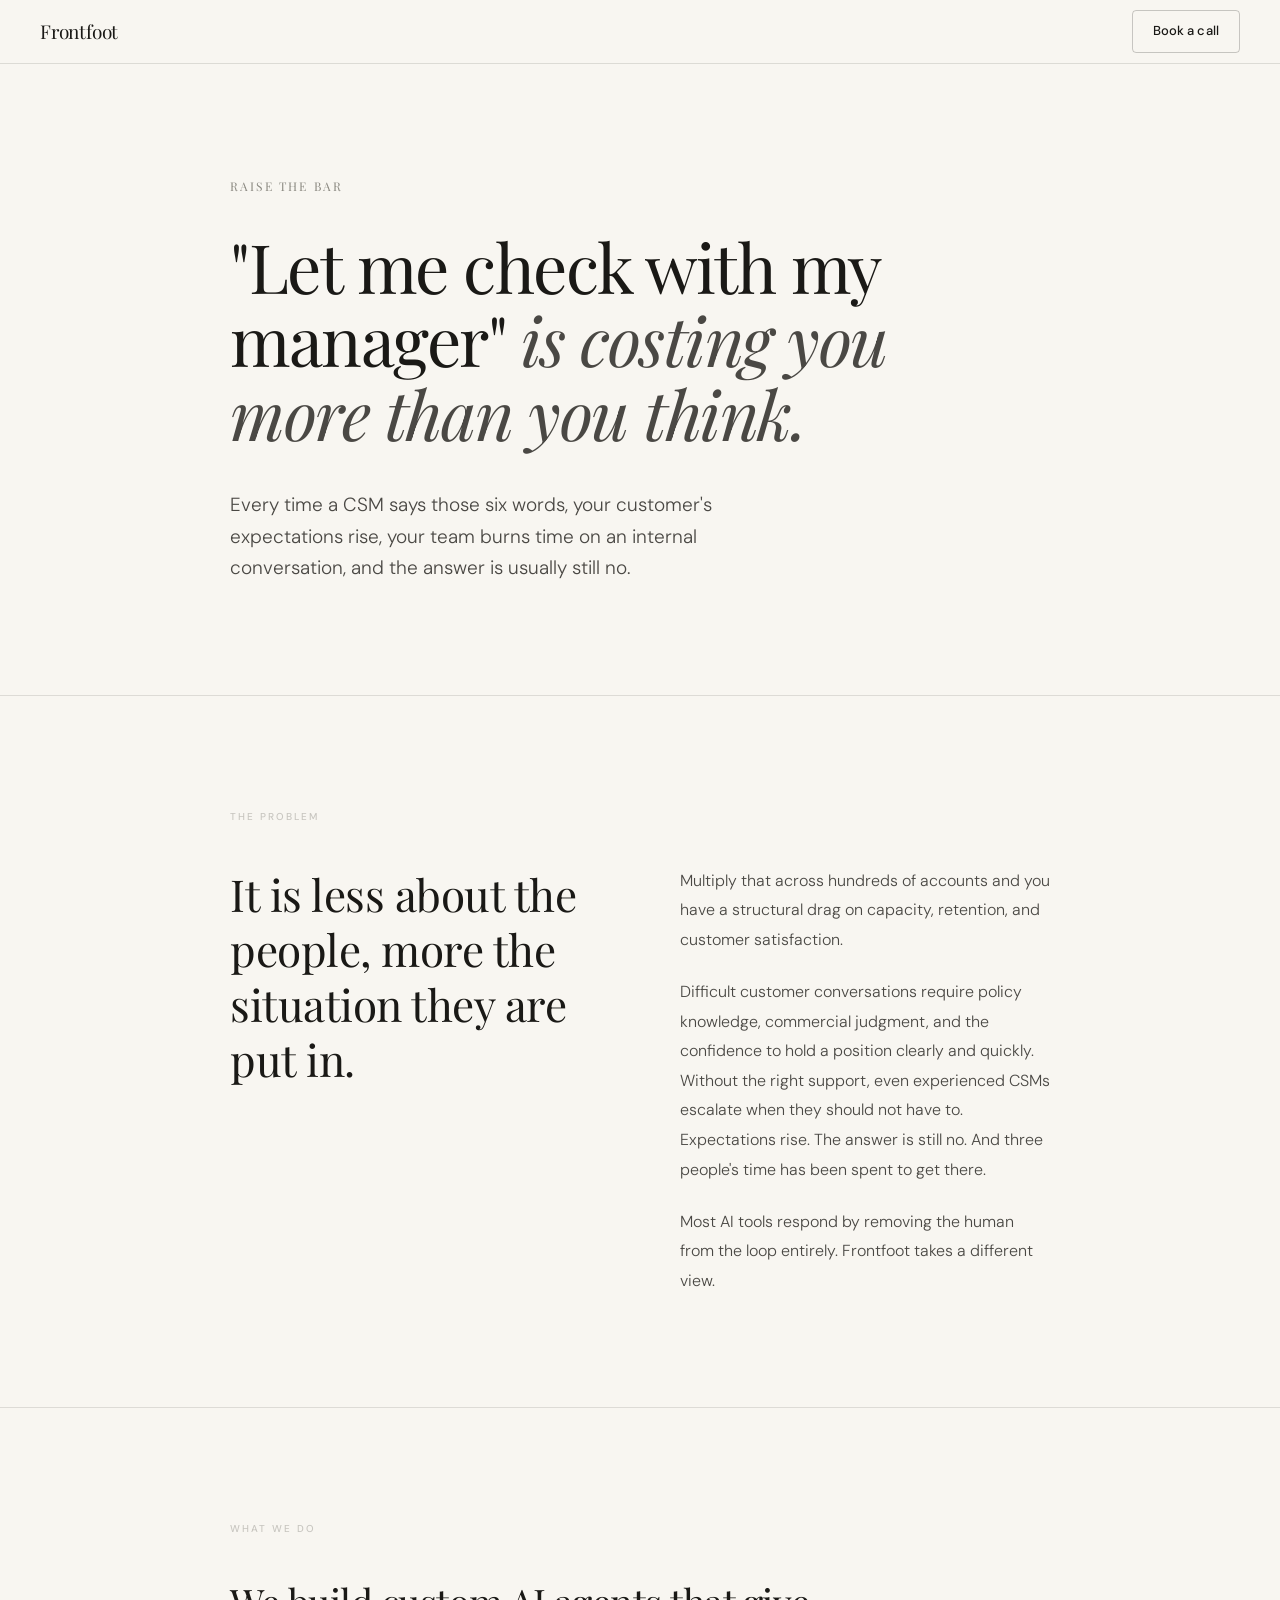
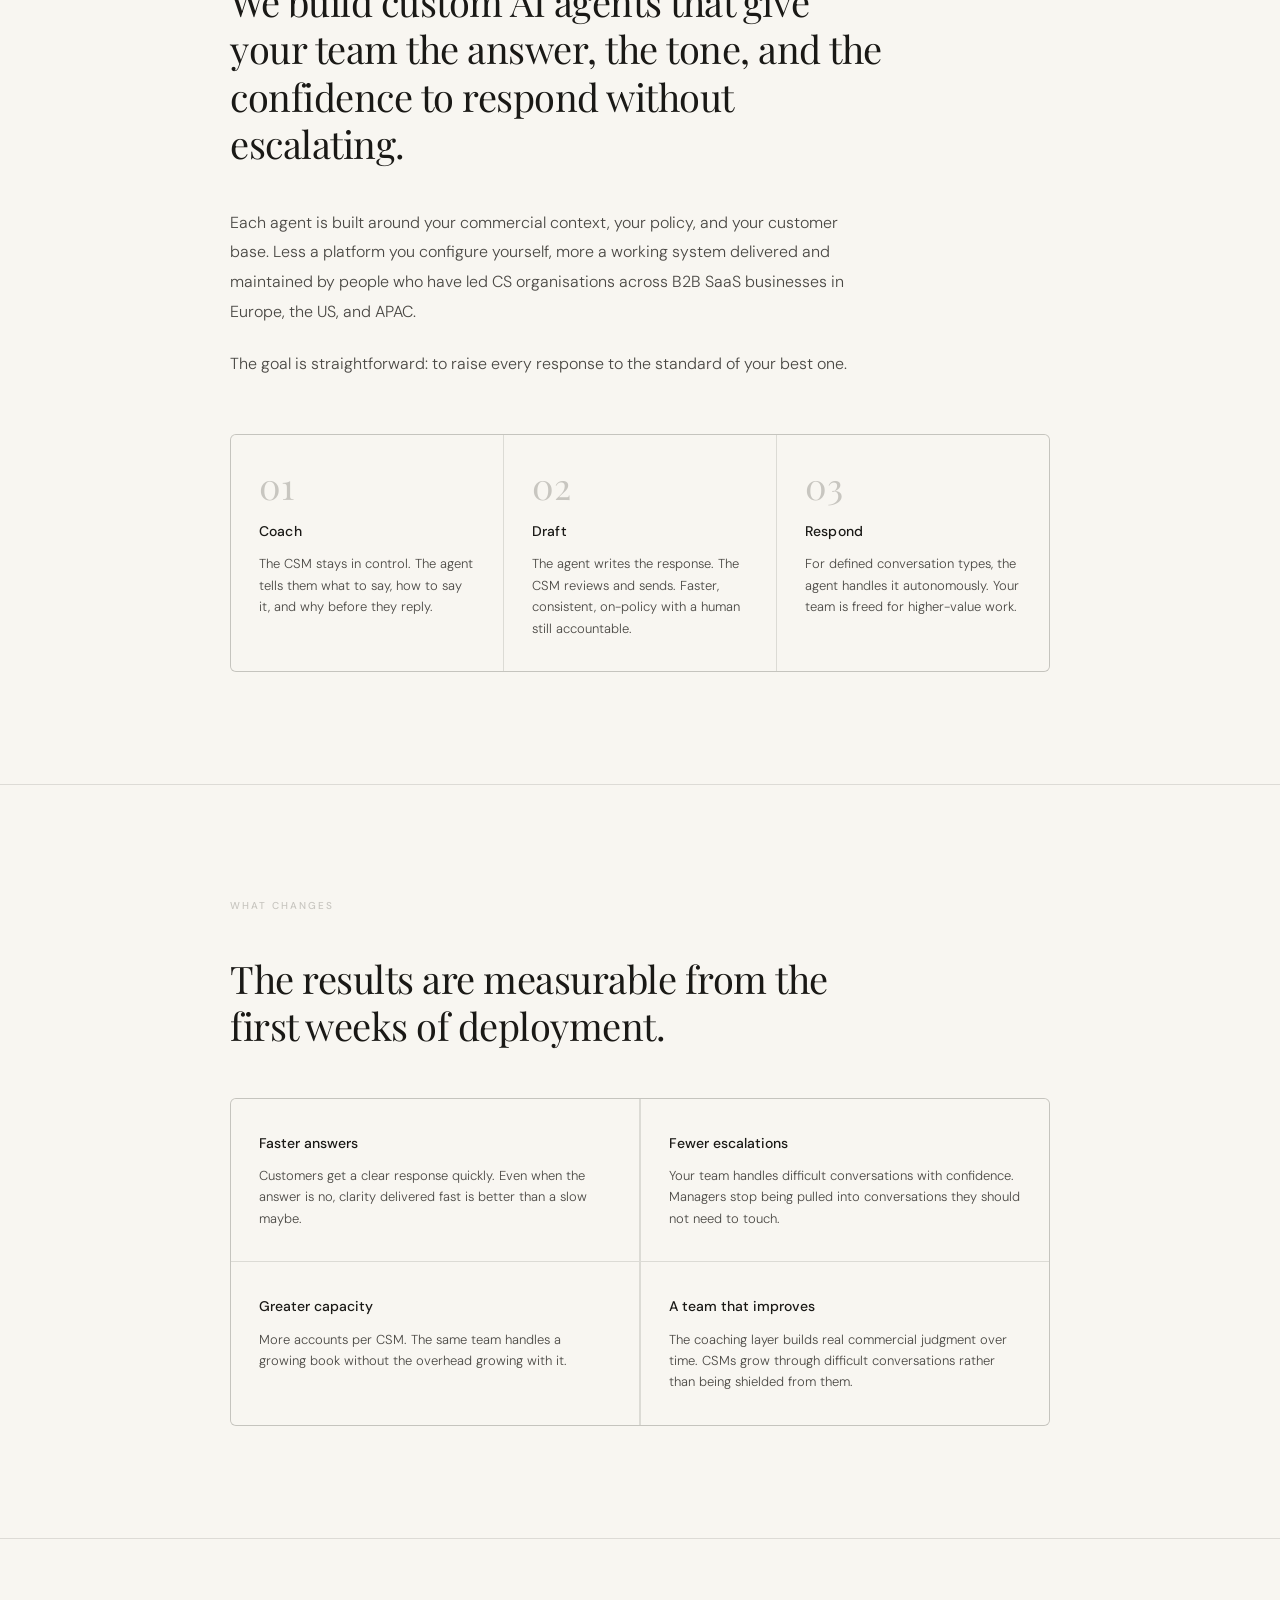
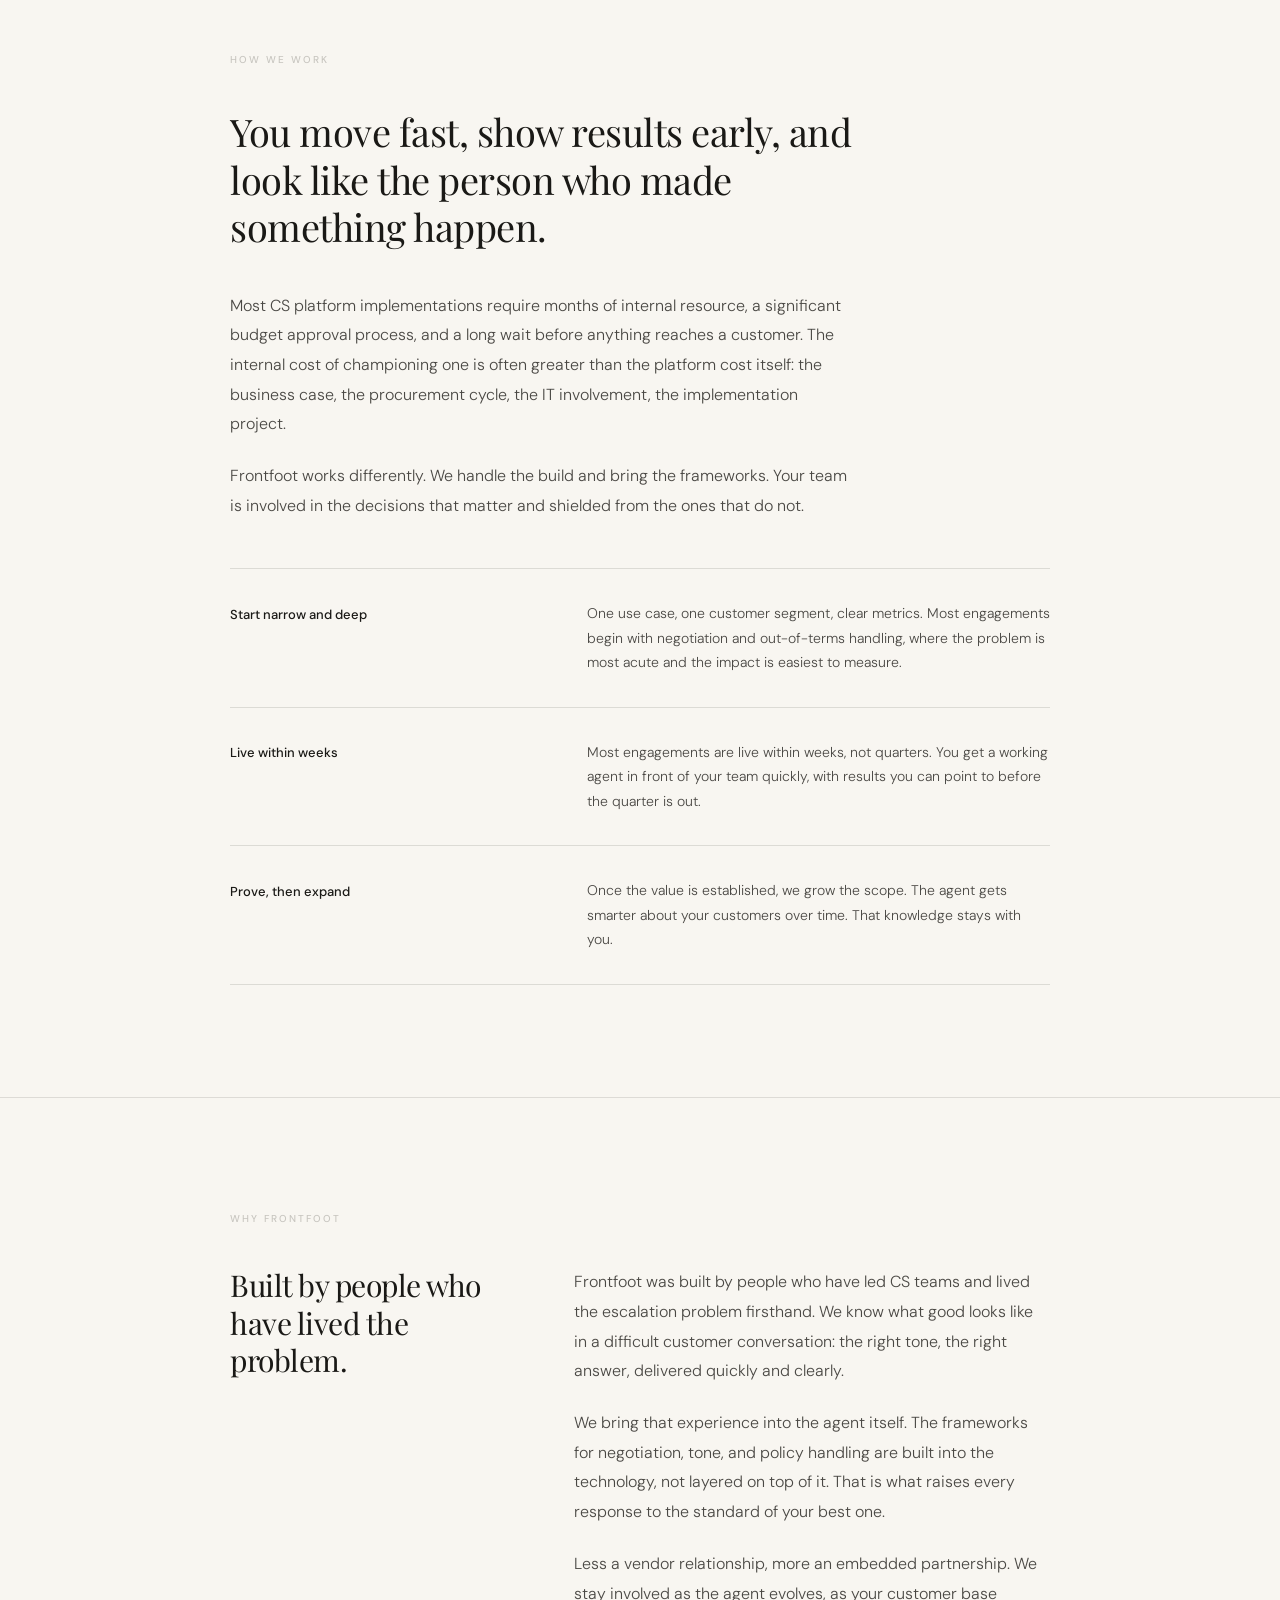
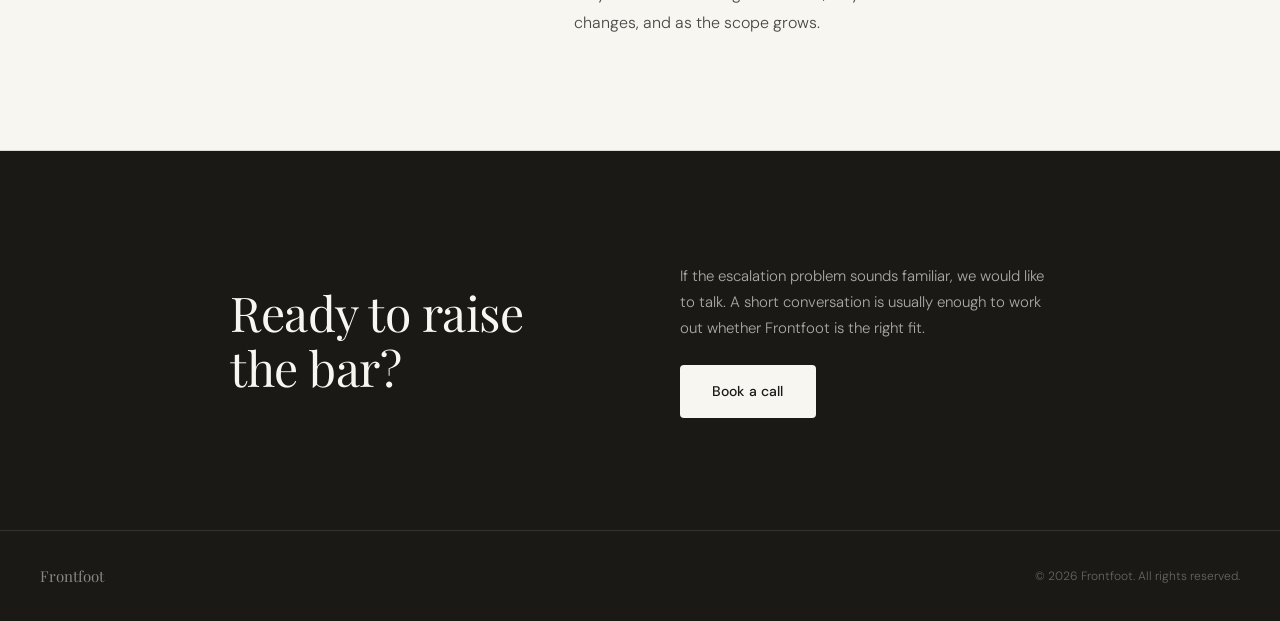
<file: frontfoot.html>
<!DOCTYPE html>
<html lang="en">
<head>
  <meta charset="UTF-8">
  <meta name="viewport" content="width=device-width, initial-scale=1.0">
  <title>Frontfoot — Raise the bar</title>
  <meta name="description" content="Frontfoot builds custom AI agents that give your CS team the answer, the tone, and the confidence to respond without escalating.">
  <link rel="preconnect" href="https://fonts.googleapis.com">
  <link rel="preconnect" href="https://fonts.gstatic.com" crossorigin>
  <link href="https://fonts.googleapis.com/css2?family=Playfair+Display:ital,wght@0,400;0,500;1,400&family=DM+Sans:wght@300;400;500&display=swap" rel="stylesheet">
  <style>
    *, *::before, *::after { box-sizing: border-box; margin: 0; padding: 0; }

    :root {
      --cream: #F8F6F1;
      --ink: #1A1916;
      --ink-mid: #4A4844;
      --ink-light: #8A8880;
      --ink-faint: #C8C6C0;
      --border: rgba(26,25,22,0.12);
      --border-strong: rgba(26,25,22,0.22);
      --accent: #1A1916;
      --white: #FFFFFF;
      --section-gap: 7rem;
      --text-gap: 1.4rem;
    }

    html { scroll-behavior: smooth; }

    body {
      background: var(--cream);
      color: var(--ink);
      font-family: 'DM Sans', sans-serif;
      font-weight: 300;
      font-size: 16px;
      line-height: 1.75;
      -webkit-font-smoothing: antialiased;
      overflow-x: hidden;
    }

    /* Nav */
    nav {
      position: fixed;
      top: 0;
      left: 0;
      right: 0;
      z-index: 100;
      background: rgba(248,246,241,0.92);
      backdrop-filter: blur(12px);
      -webkit-backdrop-filter: blur(12px);
      border-bottom: 0.5px solid var(--border);
      padding: 0 2.5rem;
      height: 64px;
      display: flex;
      align-items: center;
      justify-content: space-between;
    }

    .nav-logo {
      font-family: 'Playfair Display', serif;
      font-size: 19px;
      font-weight: 400;
      letter-spacing: -0.2px;
      color: var(--ink);
      text-decoration: none;
    }

    .nav-cta {
      font-family: 'DM Sans', sans-serif;
      font-size: 13px;
      font-weight: 500;
      color: var(--ink);
      background: transparent;
      border: 0.5px solid var(--border-strong);
      padding: 9px 20px;
      border-radius: 4px;
      cursor: pointer;
      text-decoration: none;
      transition: background 0.2s, border-color 0.2s;
      letter-spacing: 0.01em;
    }

    .nav-cta:hover {
      background: var(--ink);
      color: var(--cream);
      border-color: var(--ink);
    }

    /* Layout */
    .container {
      max-width: 900px;
      margin: 0 auto;
      padding: 0 2.5rem;
    }

    /* Hero */
    .hero {
      padding: 11rem 0 7rem;
      border-bottom: 0.5px solid var(--border);
    }

    .hero-eyebrow {
      font-family: 'Playfair Display', serif;
      font-size: 12px;
      font-weight: 400;
      letter-spacing: 0.18em;
      text-transform: uppercase;
      color: var(--ink-light);
      margin-bottom: 2rem;
      opacity: 0;
      animation: fadeUp 0.8s ease forwards 0.1s;
    }

    .hero-headline {
      font-family: 'Playfair Display', serif;
      font-size: clamp(40px, 6.5vw, 68px);
      font-weight: 400;
      line-height: 1.08;
      letter-spacing: -1.5px;
      color: var(--ink);
      max-width: 780px;
      margin-bottom: 2.5rem;
      opacity: 0;
      animation: fadeUp 0.8s ease forwards 0.25s;
    }

    .hero-headline em {
      font-style: italic;
      color: var(--ink-mid);
    }

    .hero-sub {
      font-size: 19px;
      font-weight: 300;
      line-height: 1.65;
      color: var(--ink-mid);
      max-width: 540px;
      opacity: 0;
      animation: fadeUp 0.8s ease forwards 0.4s;
    }

    @keyframes fadeUp {
      from { opacity: 0; transform: translateY(18px); }
      to { opacity: 1; transform: translateY(0); }
    }

    /* Sections */
    section {
      padding: var(--section-gap) 0;
      border-bottom: 0.5px solid var(--border);
    }

    section:last-of-type { border-bottom: none; }

    .section-label {
      font-size: 10px;
      font-weight: 500;
      letter-spacing: 0.2em;
      text-transform: uppercase;
      color: var(--ink-faint);
      margin-bottom: 2.5rem;
    }

    .section-pull {
      font-family: 'Playfair Display', serif;
      font-size: clamp(26px, 4vw, 38px);
      font-weight: 400;
      line-height: 1.25;
      letter-spacing: -0.5px;
      color: var(--ink);
      max-width: 660px;
      margin-bottom: 2.5rem;
    }

    .section-body {
      font-size: 16px;
      font-weight: 300;
      line-height: 1.85;
      color: var(--ink-mid);
      max-width: 620px;
    }

    .section-body p { margin-bottom: var(--text-gap); }
    .section-body p:last-child { margin-bottom: 0; }

    /* Two-column layout for problem section */
    .problem-grid {
      display: grid;
      grid-template-columns: 1fr 1fr;
      gap: 5rem;
      align-items: start;
    }

    .problem-left .section-pull {
      font-size: clamp(28px, 4vw, 44px);
      margin-bottom: 0;
    }

    /* Three cards */
    .three-grid {
      display: grid;
      grid-template-columns: repeat(3, 1fr);
      gap: 1px;
      background: var(--border);
      border: 0.5px solid var(--border);
      border-radius: 6px;
      overflow: hidden;
      margin-top: 3.5rem;
    }

    .three-item {
      background: var(--cream);
      padding: 2rem 1.75rem;
      transition: background 0.2s;
    }

    .three-item:hover { background: var(--white); }

    .three-num {
      font-family: 'Playfair Display', serif;
      font-size: 36px;
      font-weight: 400;
      color: var(--ink-faint);
      line-height: 1;
      margin-bottom: 1rem;
    }

    .three-title {
      font-size: 14px;
      font-weight: 500;
      color: var(--ink);
      margin-bottom: 0.6rem;
      letter-spacing: 0.01em;
    }

    .three-body {
      font-size: 13px;
      font-weight: 300;
      color: var(--ink-mid);
      line-height: 1.65;
    }

    /* Outcomes */
    .outcomes-grid {
      display: grid;
      grid-template-columns: repeat(2, 1fr);
      gap: 1.5px;
      background: var(--border);
      border: 0.5px solid var(--border);
      border-radius: 6px;
      overflow: hidden;
      margin-top: 3rem;
    }

    .outcome-item {
      background: var(--cream);
      padding: 2rem 1.75rem;
      transition: background 0.2s;
    }

    .outcome-item:hover { background: var(--white); }

    .outcome-title {
      font-size: 14px;
      font-weight: 500;
      color: var(--ink);
      margin-bottom: 0.6rem;
    }

    .outcome-body {
      font-size: 13px;
      font-weight: 300;
      color: var(--ink-mid);
      line-height: 1.65;
    }

    /* How we work — horizontal rule list */
    .how-items {
      margin-top: 3rem;
      border-top: 0.5px solid var(--border);
    }

    .how-item {
      display: grid;
      grid-template-columns: 2fr 3fr;
      gap: 3rem;
      padding: 2rem 0;
      border-bottom: 0.5px solid var(--border);
      align-items: start;
    }

    .how-item-label {
      font-size: 13px;
      font-weight: 500;
      color: var(--ink);
      padding-top: 0.15rem;
    }

    .how-item-body {
      font-size: 14px;
      font-weight: 300;
      color: var(--ink-mid);
      line-height: 1.75;
    }

    /* Why section with pull quote treatment */
    .why-inner {
      display: grid;
      grid-template-columns: 1fr 1.8fr;
      gap: 5rem;
      align-items: start;
    }

    .why-left {
      position: sticky;
      top: 5rem;
    }

    .why-left .section-pull {
      font-size: clamp(22px, 3vw, 30px);
      margin-bottom: 0;
    }

    /* Contact */
    .contact-section {
      background: var(--ink);
      color: var(--cream);
      padding: var(--section-gap) 0;
      border-bottom: none;
    }

    .contact-inner {
      display: grid;
      grid-template-columns: 1fr 1fr;
      gap: 5rem;
      align-items: center;
    }

    .contact-head {
      font-family: 'Playfair Display', serif;
      font-size: clamp(30px, 4.5vw, 48px);
      font-weight: 400;
      line-height: 1.15;
      letter-spacing: -0.5px;
      color: var(--cream);
    }

    .contact-right {
      display: flex;
      flex-direction: column;
      gap: 1.5rem;
    }

    .contact-sub {
      font-size: 15px;
      font-weight: 300;
      line-height: 1.75;
      color: rgba(248,246,241,0.65);
    }

    .contact-btn {
      display: inline-block;
      font-family: 'DM Sans', sans-serif;
      font-size: 14px;
      font-weight: 500;
      color: var(--ink);
      background: var(--cream);
      border: none;
      padding: 14px 32px;
      border-radius: 4px;
      cursor: pointer;
      text-decoration: none;
      transition: opacity 0.2s;
      align-self: flex-start;
      letter-spacing: 0.01em;
    }

    .contact-btn:hover { opacity: 0.85; }

    /* Footer */
    footer {
      background: var(--ink);
      border-top: 0.5px solid rgba(248,246,241,0.12);
      padding: 2rem 2.5rem;
      display: flex;
      justify-content: space-between;
      align-items: center;
    }

    .footer-logo {
      font-family: 'Playfair Display', serif;
      font-size: 15px;
      font-weight: 400;
      color: rgba(248,246,241,0.5);
    }

    .footer-copy {
      font-size: 12px;
      font-weight: 300;
      color: rgba(248,246,241,0.35);
    }

    /* Scroll reveal */
    .reveal {
      opacity: 0;
      transform: translateY(24px);
      transition: opacity 0.75s ease, transform 0.75s ease;
    }

    .reveal.visible {
      opacity: 1;
      transform: translateY(0);
    }

    /* Responsive */
    @media (max-width: 768px) {
      nav { padding: 0 1.5rem; }
      .container { padding: 0 1.5rem; }
      .hero { padding: 9rem 0 5rem; }
      .problem-grid { grid-template-columns: 1fr; gap: 2.5rem; }
      .three-grid { grid-template-columns: 1fr; }
      .outcomes-grid { grid-template-columns: 1fr; }
      .how-item { grid-template-columns: 1fr; gap: 0.75rem; }
      .why-inner { grid-template-columns: 1fr; gap: 2.5rem; }
      .why-left { position: static; }
      .contact-inner { grid-template-columns: 1fr; gap: 2.5rem; }
      :root { --section-gap: 4.5rem; }
    }

    @media (max-width: 480px) {
      .hero-headline { letter-spacing: -0.5px; }
      footer { flex-direction: column; gap: 0.75rem; text-align: center; }
    }
  </style>
</head>
<body>

  <nav>
    <a href="#" class="nav-logo">Frontfoot</a>
    <a href="#contact" class="nav-cta">Book a call</a>
  </nav>

  <!-- Hero -->
  <div class="hero">
    <div class="container">
      <div class="hero-eyebrow">Raise the bar</div>
      <h1 class="hero-headline">"Let me check with my manager" <em>is costing you more than you think.</em></h1>
      <p class="hero-sub">Every time a CSM says those six words, your customer's expectations rise, your team burns time on an internal conversation, and the answer is usually still no.</p>
    </div>
  </div>

  <!-- Problem -->
  <section>
    <div class="container">
      <div class="section-label reveal">The problem</div>
      <div class="problem-grid">
        <div class="problem-left reveal">
          <p class="section-pull">It is less about the people, more the situation they are put in.</p>
        </div>
        <div class="section-body reveal">
          <p>Multiply that across hundreds of accounts and you have a structural drag on capacity, retention, and customer satisfaction.</p>
          <p>Difficult customer conversations require policy knowledge, commercial judgment, and the confidence to hold a position clearly and quickly. Without the right support, even experienced CSMs escalate when they should not have to. Expectations rise. The answer is still no. And three people's time has been spent to get there.</p>
          <p>Most AI tools respond by removing the human from the loop entirely. Frontfoot takes a different view.</p>
        </div>
      </div>
    </div>
  </section>

  <!-- What we do -->
  <section>
    <div class="container">
      <div class="section-label reveal">What we do</div>
      <p class="section-pull reveal">We build custom AI agents that give your team the answer, the tone, and the confidence to respond without escalating.</p>
      <div class="section-body reveal">
        <p>Each agent is built around your commercial context, your policy, and your customer base. Less a platform you configure yourself, more a working system delivered and maintained by people who have led CS organisations across B2B SaaS businesses in Europe, the US, and APAC.</p>
        <p>The goal is straightforward: to raise every response to the standard of your best one.</p>
      </div>
      <div class="three-grid reveal">
        <div class="three-item">
          <div class="three-num">01</div>
          <div class="three-title">Coach</div>
          <div class="three-body">The CSM stays in control. The agent tells them what to say, how to say it, and why before they reply.</div>
        </div>
        <div class="three-item">
          <div class="three-num">02</div>
          <div class="three-title">Draft</div>
          <div class="three-body">The agent writes the response. The CSM reviews and sends. Faster, consistent, on-policy with a human still accountable.</div>
        </div>
        <div class="three-item">
          <div class="three-num">03</div>
          <div class="three-title">Respond</div>
          <div class="three-body">For defined conversation types, the agent handles it autonomously. Your team is freed for higher-value work.</div>
        </div>
      </div>
    </div>
  </section>

  <!-- What changes -->
  <section>
    <div class="container">
      <div class="section-label reveal">What changes</div>
      <p class="section-pull reveal">The results are measurable from the first weeks of deployment.</p>
      <div class="outcomes-grid reveal">
        <div class="outcome-item">
          <div class="outcome-title">Faster answers</div>
          <div class="outcome-body">Customers get a clear response quickly. Even when the answer is no, clarity delivered fast is better than a slow maybe.</div>
        </div>
        <div class="outcome-item">
          <div class="outcome-title">Fewer escalations</div>
          <div class="outcome-body">Your team handles difficult conversations with confidence. Managers stop being pulled into conversations they should not need to touch.</div>
        </div>
        <div class="outcome-item">
          <div class="outcome-title">Greater capacity</div>
          <div class="outcome-body">More accounts per CSM. The same team handles a growing book without the overhead growing with it.</div>
        </div>
        <div class="outcome-item">
          <div class="outcome-title">A team that improves</div>
          <div class="outcome-body">The coaching layer builds real commercial judgment over time. CSMs grow through difficult conversations rather than being shielded from them.</div>
        </div>
      </div>
    </div>
  </section>

  <!-- How we work -->
  <section>
    <div class="container">
      <div class="section-label reveal">How we work</div>
      <p class="section-pull reveal">You move fast, show results early, and look like the person who made something happen.</p>
      <div class="section-body reveal">
        <p>Most CS platform implementations require months of internal resource, a significant budget approval process, and a long wait before anything reaches a customer. The internal cost of championing one is often greater than the platform cost itself: the business case, the procurement cycle, the IT involvement, the implementation project.</p>
        <p>Frontfoot works differently. We handle the build and bring the frameworks. Your team is involved in the decisions that matter and shielded from the ones that do not.</p>
      </div>
      <div class="how-items reveal">
        <div class="how-item">
          <div class="how-item-label">Start narrow and deep</div>
          <div class="how-item-body">One use case, one customer segment, clear metrics. Most engagements begin with negotiation and out-of-terms handling, where the problem is most acute and the impact is easiest to measure.</div>
        </div>
        <div class="how-item">
          <div class="how-item-label">Live within weeks</div>
          <div class="how-item-body">Most engagements are live within weeks, not quarters. You get a working agent in front of your team quickly, with results you can point to before the quarter is out.</div>
        </div>
        <div class="how-item">
          <div class="how-item-label">Prove, then expand</div>
          <div class="how-item-body">Once the value is established, we grow the scope. The agent gets smarter about your customers over time. That knowledge stays with you.</div>
        </div>
      </div>
    </div>
  </section>

  <!-- Why Frontfoot -->
  <section>
    <div class="container">
      <div class="section-label reveal">Why Frontfoot</div>
      <div class="why-inner">
        <div class="why-left reveal">
          <p class="section-pull">Built by people who have lived the problem.</p>
        </div>
        <div class="section-body reveal">
          <p>Frontfoot was built by people who have led CS teams and lived the escalation problem firsthand. We know what good looks like in a difficult customer conversation: the right tone, the right answer, delivered quickly and clearly.</p>
          <p>We bring that experience into the agent itself. The frameworks for negotiation, tone, and policy handling are built into the technology, not layered on top of it. That is what raises every response to the standard of your best one.</p>
          <p>Less a vendor relationship, more an embedded partnership. We stay involved as the agent evolves, as your customer base changes, and as the scope grows.</p>
        </div>
      </div>
    </div>
  </section>

  <!-- Contact -->
  <section class="contact-section" id="contact">
    <div class="container">
      <div class="contact-inner">
        <div class="contact-head reveal">Ready to raise the bar?</div>
        <div class="contact-right reveal">
          <p class="contact-sub">If the escalation problem sounds familiar, we would like to talk. A short conversation is usually enough to work out whether Frontfoot is the right fit.</p>
          <a href="mailto:hello@frontfoot.ai" class="contact-btn">Book a call</a>
        </div>
      </div>
    </div>
  </section>

  <footer>
    <div class="footer-logo">Frontfoot</div>
    <div class="footer-copy">© 2026 Frontfoot. All rights reserved.</div>
  </footer>

  <script>
    const reveals = document.querySelectorAll('.reveal');
    const observer = new IntersectionObserver((entries) => {
      entries.forEach(entry => {
        if (entry.isIntersecting) {
          entry.target.classList.add('visible');
          observer.unobserve(entry.target);
        }
      });
    }, { threshold: 0.1, rootMargin: '0px 0px -40px 0px' });
    reveals.forEach(el => observer.observe(el));
  </script>

</body>
</html>
</file>
